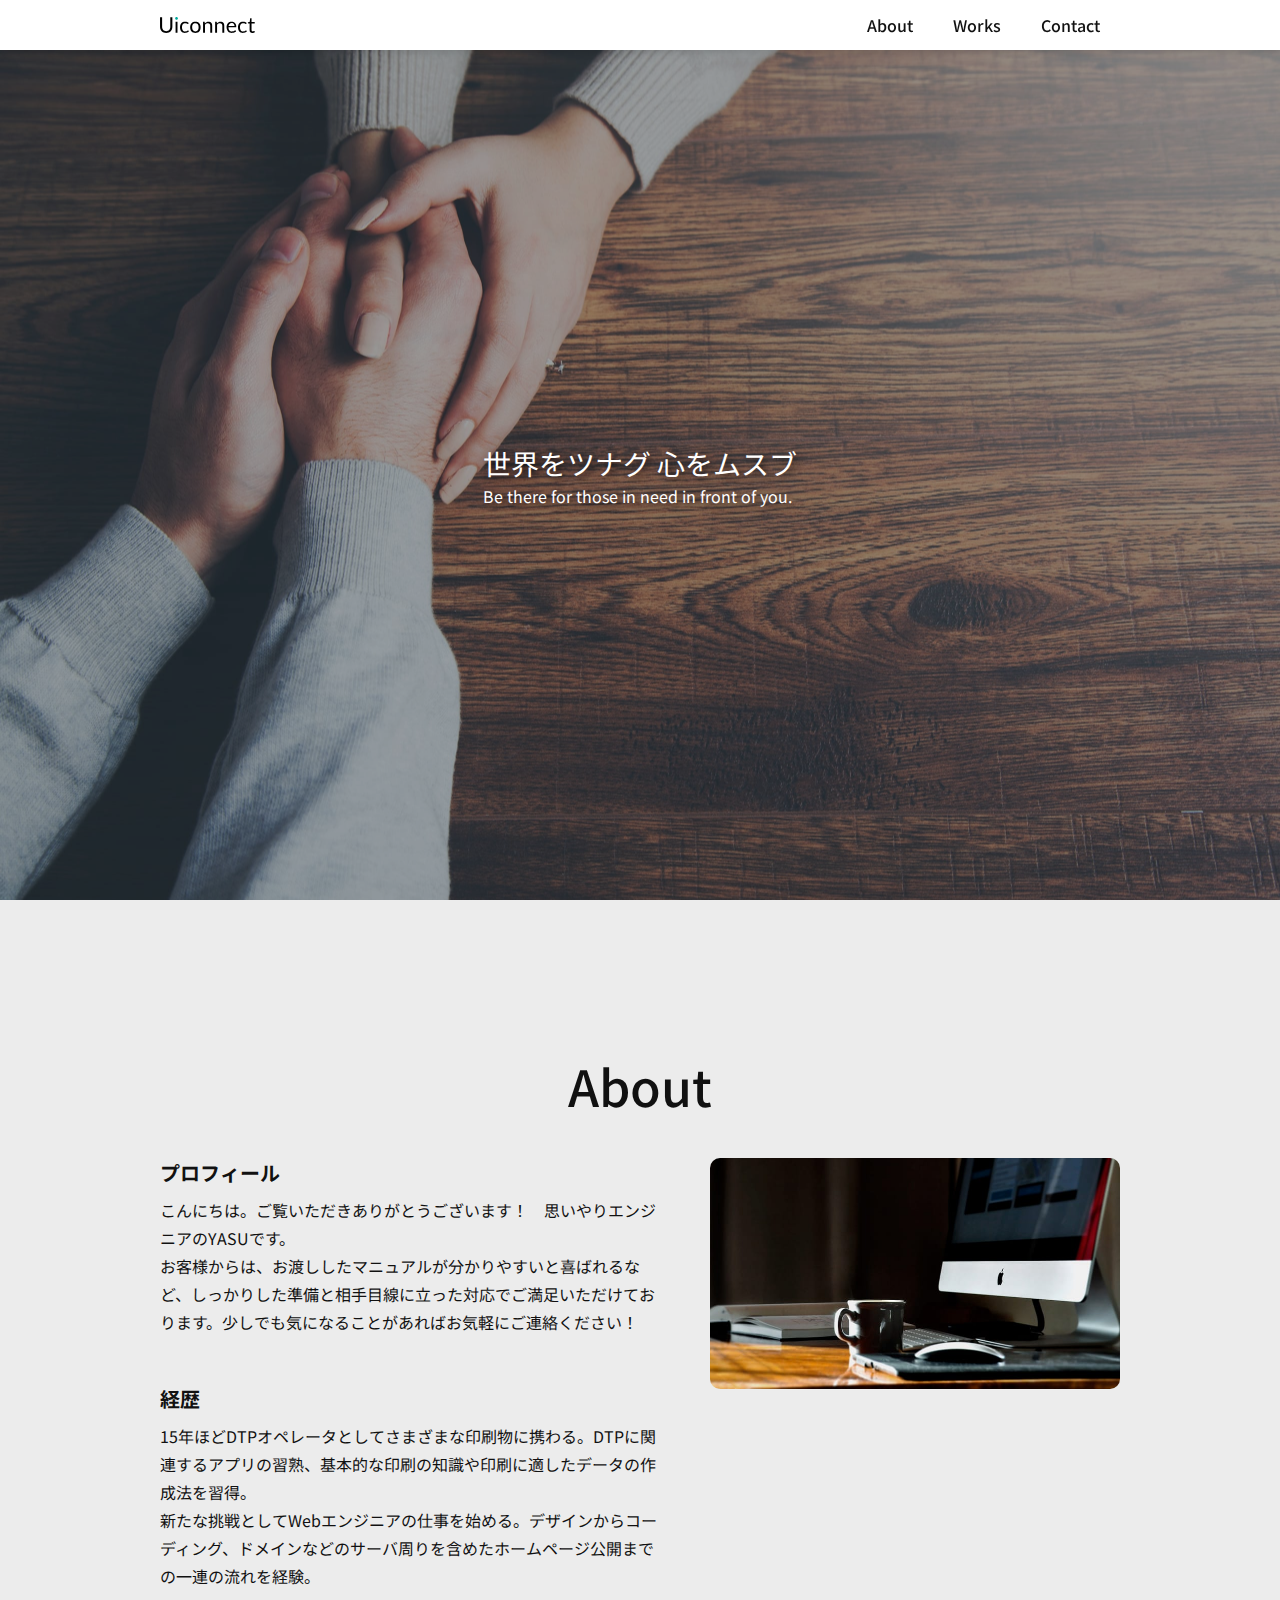
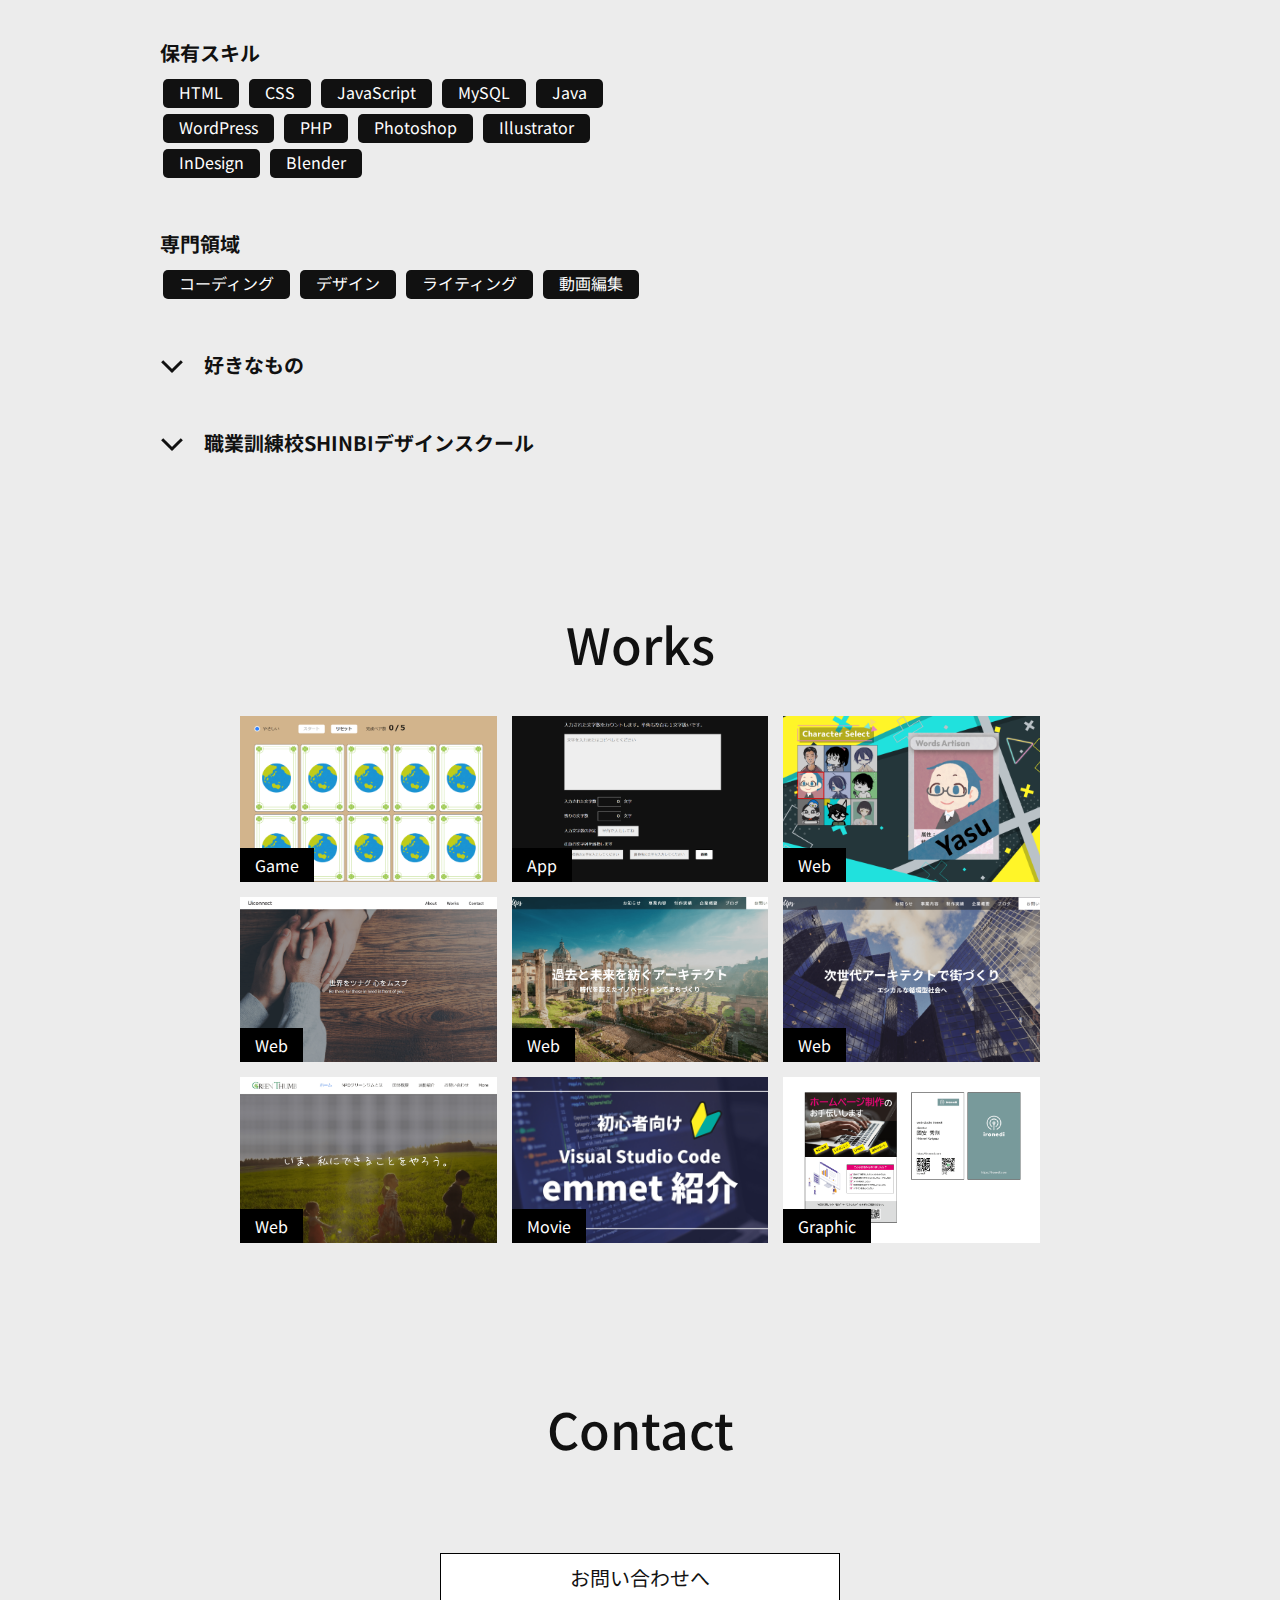
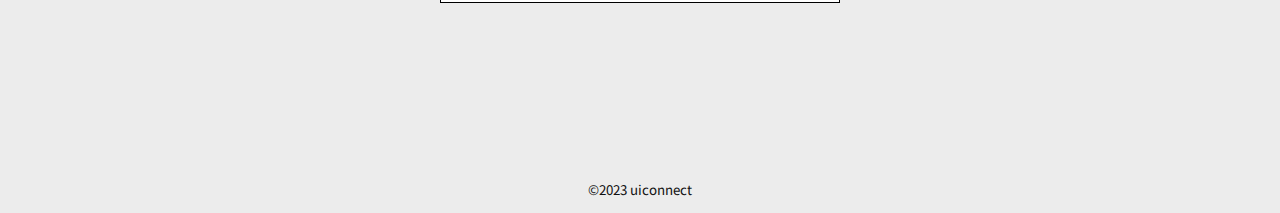
<file: index.html>
<!DOCTYPE html>
<html lang="ja">

<head>
  <meta charset="UTF-8">
  <meta name="viewport" content="width=device-width,initial-scale=1.0">
  <meta name="format-detection" content="telephone=no">
  <!-- meta情報 -->
  <title>uiconnect</title>
  <meta name="description" content="ポートフォリオサイトです">
  <!-- インデックスしない -->
  <meta name="robots" content="noindex">
  <!-- ogp -->
  <meta property="og:title" content="">
  <meta property="og:type" content="">
  <meta property="og:url" content="">
  <meta property="og:image" content="">
  <meta property="og:site_name" content="">
  <meta property="og:description" content="">
  <!-- ファビコン -->
  <link rel="icon" href="./images/common/favicon.svg" type="svg+xml">
  <!-- css -->
  <link rel="stylesheet" href="./css/styles.css">
  <!-- JavaScript -->
  <script src="https://code.jquery.com/jquery-3.6.0.js"></script>
  <script defer src="./js/script.js"></script>
  <!-- グーグルフォント -->
  <link rel="preconnect" href="https://fonts.googleapis.com">
  <link rel="preconnect" href="https://fonts.gstatic.com" crossorigin>
  <link href="https://fonts.googleapis.com/css2?family=Noto+Sans+JP:wght@400;500;700&display=swap" rel="stylesheet">
</head>

<body>
  <header class="header">
    <div class="header__inner inner">
      <h1 class="header__logo logo">
        <a href="#" class="logo__link">
          <img src="./images/common/uiconnect-logo.svg" alt="UIconnect">
        </a>
      </h1>

      <!-- ハンバーガーアイコン -->
      <button class="header__drawer hamburger js-hamburger only-mobile">
        <span></span>
        <span></span>
        <span></span>
      </button>

      <!-- スマホメニュー -->
      <nav class="header__sp-nav sp-nav js-drawer-menu only-mobile">
        <ul class="sp-nav__items">
          <li class="sp-nav__item"><a href="#about">about</a></li>
          <li class="sp-nav__item"><a href="#works">works</a></li>
          <li class="sp-nav__item"><a href="./contact.html">contact</a></li>
        </ul>
      </nav>

      <!-- PCメニュー -->
      <nav class="header__pc-nav pc-nav only-desktop">
        <ul class="pc-nav__items">
          <li class="pc-nav__item"><a href="#about">about</a></li>
          <li class="pc-nav__item"><a href="#works">works</a></li>
          <li class="pc-nav__item pc-nav__item--contact"><a href="./contact.html">contact</a></li>
        </ul>
      </nav>
    </div>
  </header>

  <div class="first-view">
    <picture class="first-view__image">
      <source media="(max-width: 767px)" srcset="./images/common/sp-first.jpg">
      <img src="./images/common/pc-first.jpg" alt="#">
    </picture>
    <div class="first-view__body">
      <p class="first-view__title">
        世界をツナグ 心をムスブ
      </p>
      <p class="first-view__sub-title">
        Be there for those in need in front of you.
      </p>
    </div>
  </div>
  <!-- first-view -->

  <main>
    <section class="about" id="about">
      <div class="about__inner inner">
        <h2 class="about__header section-header">
          about
        </h2>
        <div class="about__items">
          <div class="about__body">
            <div class="about__contents">
              <div class="about__content profile">
                <p class="about__heading">
                  プロフィール
                </p>
                <p class="about__text">
                  こんにちは。ご覧いただきありがとうございます！　思いやりエンジニアのYASUです。<br>お客様からは、お渡ししたマニュアルが分かりやすいと喜ばれるなど、しっかりした準備と相手目線に立った対応でご満足いただけております。少しでも気になることがあればお気軽にご連絡ください！
                </p>
              </div>
              <div class="about__content career">
                <p class="about__heading">
                  経歴
                </p>
                <p class="about__text">
                  15年ほどDTPオペレータとしてさまざまな印刷物に携わる。DTPに関連するアプリの習熟、基本的な印刷の知識や印刷に適したデータの作成法を習得。<br>新たな挑戦としてWebエンジニアの仕事を始める。デザインからコーディング、ドメインなどのサーバ周りを含めたホームページ公開までの一連の流れを経験。
                </p>
              </div>
              <div class="about__content skils">
                <p class="about__heading">
                  保有スキル
                </p>
                <ul class="label about__text">
                  <li class="label-item">HTML</li>
                  <li class="label-item">CSS</li>
                  <li class="label-item">JavaScript</li>
                  <li class="label-item">MySQL</li>
                  <li class="label-item">Java</li>
                  <li class="label-item">WordPress</li>
                  <li class="label-item">PHP</li>
                  <li class="label-item">Photoshop</li>
                  <li class="label-item">Illustrator</li>
                  <li class="label-item">InDesign</li>
                  <li class="label-item">Blender</li>
                </ul>
              </div>
              <!-- skils -->

              <div class="about__content expert">
                <p class="about__heading">
                  専門領域
                </p>
                <ul class="label about__text">
                  <li class="label-item">コーディング</li>
                  <li class="label-item">デザイン</li>
                  <li class="label-item">ライティング</li>
                  <li class="label-item">動画編集</li>
                </ul>
              </div>
              <!-- expert -->

              <div class="about__content likes">
                <details class="js-details">
                  <summary class="about__heading js-summary">
                    <span class="summary_inner">
                      <span class="icon"></span>
                      好きなもの
                    </span>
                  </summary>
                  <div class="content js-content">
                    <div class="content_inner">
                      <ul class="label about__text">
                        <li class="label-item">プロレス</li>
                        <li class="label-item">ラジオ</li>
                        <li class="label-item">将棋</li>
                        <li class="label-item">自転車</li>
                        <li class="label-item">散歩</li>
                        <li class="label-item">電車</li>
                        <li class="label-item">フットサル</li>
                      </ul>

                    </div>
                  </div>
                </details>
              </div>
              <!-- likes -->

              <div class="about__content school">
                <details class="js-details">
                  <summary class="about__heading js-summary">
                    <span class="summary_inner">
                      <span class="icon"></span>
                      職業訓練校SHINBIデザインスクール
                    </span>
                  </summary>
                  <div class="content js-content">
                    <div class="content_inner">
                      <p class="about__text">
                        2023年1月より職業訓練校でJavaを学ぶ。<br>
                        スキルの向上に加え、目の前が開けてくる言葉との出会いがあり、自分が変化するきっかけを得ることができました。<br>通っている職業訓練校の感想ブログを書いています。どんなことをやっているのか、それによってどうなっていくのか、今後入校を考えている人がイメージしやすいように構成を考えています。<br>よろしければ下のリンクからご覧ください。
                      </p>
                      <div class="card blog">
                        <a href="https://design-shinbi.com/category/ds_studentblog/" target="_blank">
                          <div>
                            <img src="./images/thumbnail/shinbi.png" alt="#">
                          </div>
                        </a>
                      </div>

                    </div>
                  </div>
                </details>
              </div>
              <!-- school -->
            </div>
            <!-- about__contents -->
          </div>
          <!-- about__body -->
          <div class="about__image">
            <img src="./images/common/about.jpg" alt="#">
          </div>
        </div>
      </div>
    </section>
    <!-- about-section -->

    <section class="works" id="works">
      <div class="works__inner inner">
        <h2 class="works__header section-header">
          works
        </h2>
        <div class="works__items cards">
          <div class="works__item card game">
            <a href="./works-detail_1.html" class="works__link">
              <div class="works__image">
                <img src="./images/thumbnail/national-flag.png" alt="国旗神経衰弱ゲーム">
              </div>
            </a>
          </div>
          <div class="works__item card app">
            <a href="./works-detail_2.html" class="works__link">
              <div class="works__image">
                <img src="./images/thumbnail/character-count.png" alt="文字数カウントアプリ">
              </div>
            </a>
          </div>
          <div class="works__item card web">
            <a href="./works-detail_3.html" class="works__link">
              <div class="works__image">
                <img src="./images/thumbnail/programming5.png" alt="シンビ作品紹介サイト">
              </div>
            </a>
          </div>
          <div class="works__item card web">
            <a href="./works-detail_4.html" class="works__link">
              <div class="works__image">
                <img src="./images/thumbnail/portfolio.png" alt="ポートフォリオサイト">
              </div>
            </a>
          </div>
          <div class="works__item card web">
            <a href="./works-detail_5.html" class="works__link">
              <div class="works__image">
                <img src="./images/thumbnail/codeups1.png" alt="コーポレートサイト1">
              </div>
            </a>
          </div>
          <div class="works__item card web">
            <a href="./works-detail_6.html" class="works__link">
              <div class="works__image">
                <img src="./images/thumbnail/codeups2.png" alt="コーポレートサイト2">
              </div>
            </a>
          </div>
          <div class="works__item card web">
            <a href="./works-detail_7.html" class="works__link">
              <div class="works__image">
                <img src="./images/thumbnail/greenthumb.png" alt="認定NPO法人グリーンサム">
              </div>
            </a>
          </div>
          <div class="works__item card movie">
            <a href="./works-detail_8.html" class="works__link">
              <div class="works__image">
                <img src="./images/thumbnail/emmet.png" alt="emmet紹介映像">
              </div>
            </a>
          </div>
          <div class="works__item card graphic">
            <a href="./works-detail_9.html" class="works__link">
              <div class="works__image">
                <img src="./images/thumbnail/graphic.png" alt="名刺とチラシ">
              </div>
            </a>
          </div>
        </div>
      </div>
    </section>
    <!-- works-section -->

    <section class="contact" id="contact">
      <div class="contact__inner inner">
        <h2 class="contact__header section-header">
          contact
        </h2>
        <div class="contact__button">
          <a href="./contact.html" class="button"><span class="button__span">お問い合わせへ</span></a>
        </div>
      </div>
    </section>
    <!-- contact-section -->
  </main>

  <!-- 戻るボタン -->
  <a class="to-top" href="#">
    <div class="to-top__arrow"></div>
  </a>

  <!-- フッター -->
  <footer class="footer">
    <div class="footer__inner inner">
      <p><small>&copy;2023 uiconnect</small></p>
    </div>
  </footer>
</body>

</html>
</file>
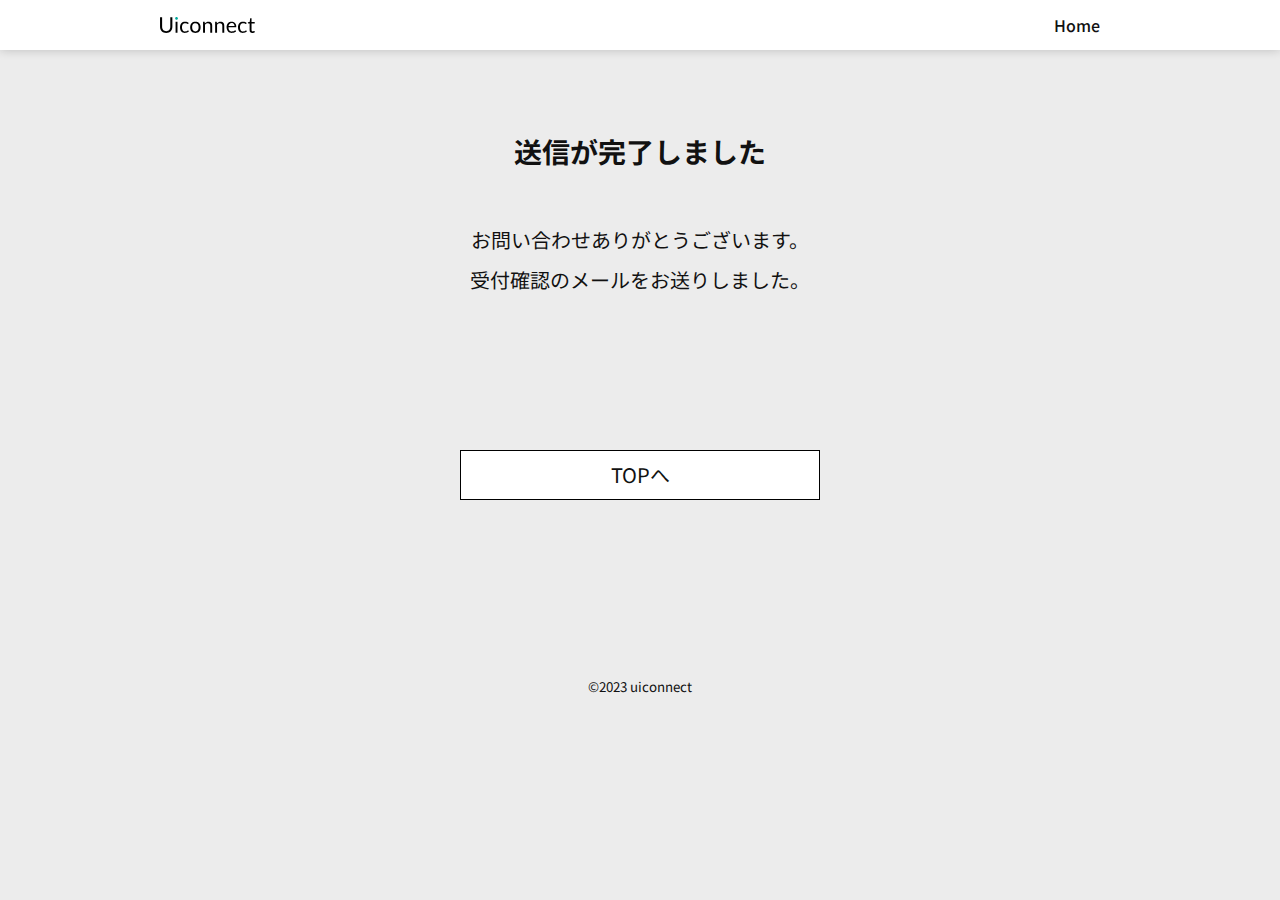
<file: contact-thanks.html>
<!DOCTYPE html>
<html lang="ja">

<head>
  <meta charset="UTF-8">
  <meta name="viewport" content="width=device-width,initial-scale=1.0">
  <meta name="format-detection" content="telephone=no">
  <!-- meta情報 -->
  <title>uiconnect 送信完了</title>
  <meta name="description" content="uiconnectの送信完了ページ">
  <!-- インデックスしない -->
  <meta name="robots" content="noindex">
  <!-- ogp -->
  <meta property="og:title" content="">
  <meta property="og:type" content="">
  <meta property="og:url" content="">
  <meta property="og:image" content="">
  <meta property="og:site_name" content="">
  <meta property="og:description" content="">
  <!-- ファビコン -->
  <link rel="icon" href="./images/common/favicon.svg" type="svg+xml">
  <!-- css -->
  <link rel="stylesheet" href="./css/styles.css">
  <!-- JavaScript -->
  <script src="https://code.jquery.com/jquery-3.6.0.js"></script>
  <script defer src="./js/script.js"></script>
  <!-- グーグルフォント -->
  <link rel="preconnect" href="https://fonts.googleapis.com">
  <link rel="preconnect" href="https://fonts.gstatic.com" crossorigin>
  <link href="https://fonts.googleapis.com/css2?family=Noto+Sans+JP:wght@400;500;700&display=swap" rel="stylesheet">
</head>

<body>
  <header class="header">
    <div class="header__inner inner">
      <div class="header__logo logo">
        <a href="./index.html" class="logo__link">
          <img src="./images/common/uiconnect-logo.svg" alt="UIconnect">
        </a>
      </div>

      <!-- ハンバーガーアイコン -->
      <button class="header__drawer hamburger js-hamburger only-mobile">
        <span></span>
        <span></span>
        <span></span>
      </button>

      <!-- スマホメニュー -->
      <nav class="header__sp-nav sp-nav js-drawer-menu only-mobile">
        <ul class="sp-nav__items">
          <li class="sp-nav__item"><a href="./index.html">Home</a></li>
        </ul>
      </nav>

      <!-- PCメニュー -->
      <nav class="header__pc-nav pc-nav only-desktop">
        <ul class="pc-nav__items">
          <li class="pc-nav__item"><a href="./index.html">Home</a></li>
        </ul>
      </nav>
    </div>
  </header>

  <main>
    <div class="page-thanks">
      <div class="page-thanks__inner inner">
        <h1 class="contact__header">
          送信が完了しました
        </h1>
        <p class="page-thanks__text">
          お問い合わせ<br class="only-mobile">ありがとうございます。<br>
          受付確認の<br class="only-mobile">メールをお送りしました。
        </p>
        <div class="page-thanks__button">
          <a href="./index.html" class="button"><span class="button__span">TOPへ</span></a>
        </div>
      </div>
      <!-- page-thanks__inner -->
    </div>
    <!-- /.page-thanks -->
  </main>
  <!-- 戻るボタン -->
  <a class="to-top" href="#">
    <div class="to-top__arrow"></div>
  </a>

  <!-- フッター -->
  <footer class="footer">
    <div class="footer__inner inner">
      <p><small>&copy;2023 uiconnect</small></p>
    </div>
  </footer>
</body>

</html>
</file>
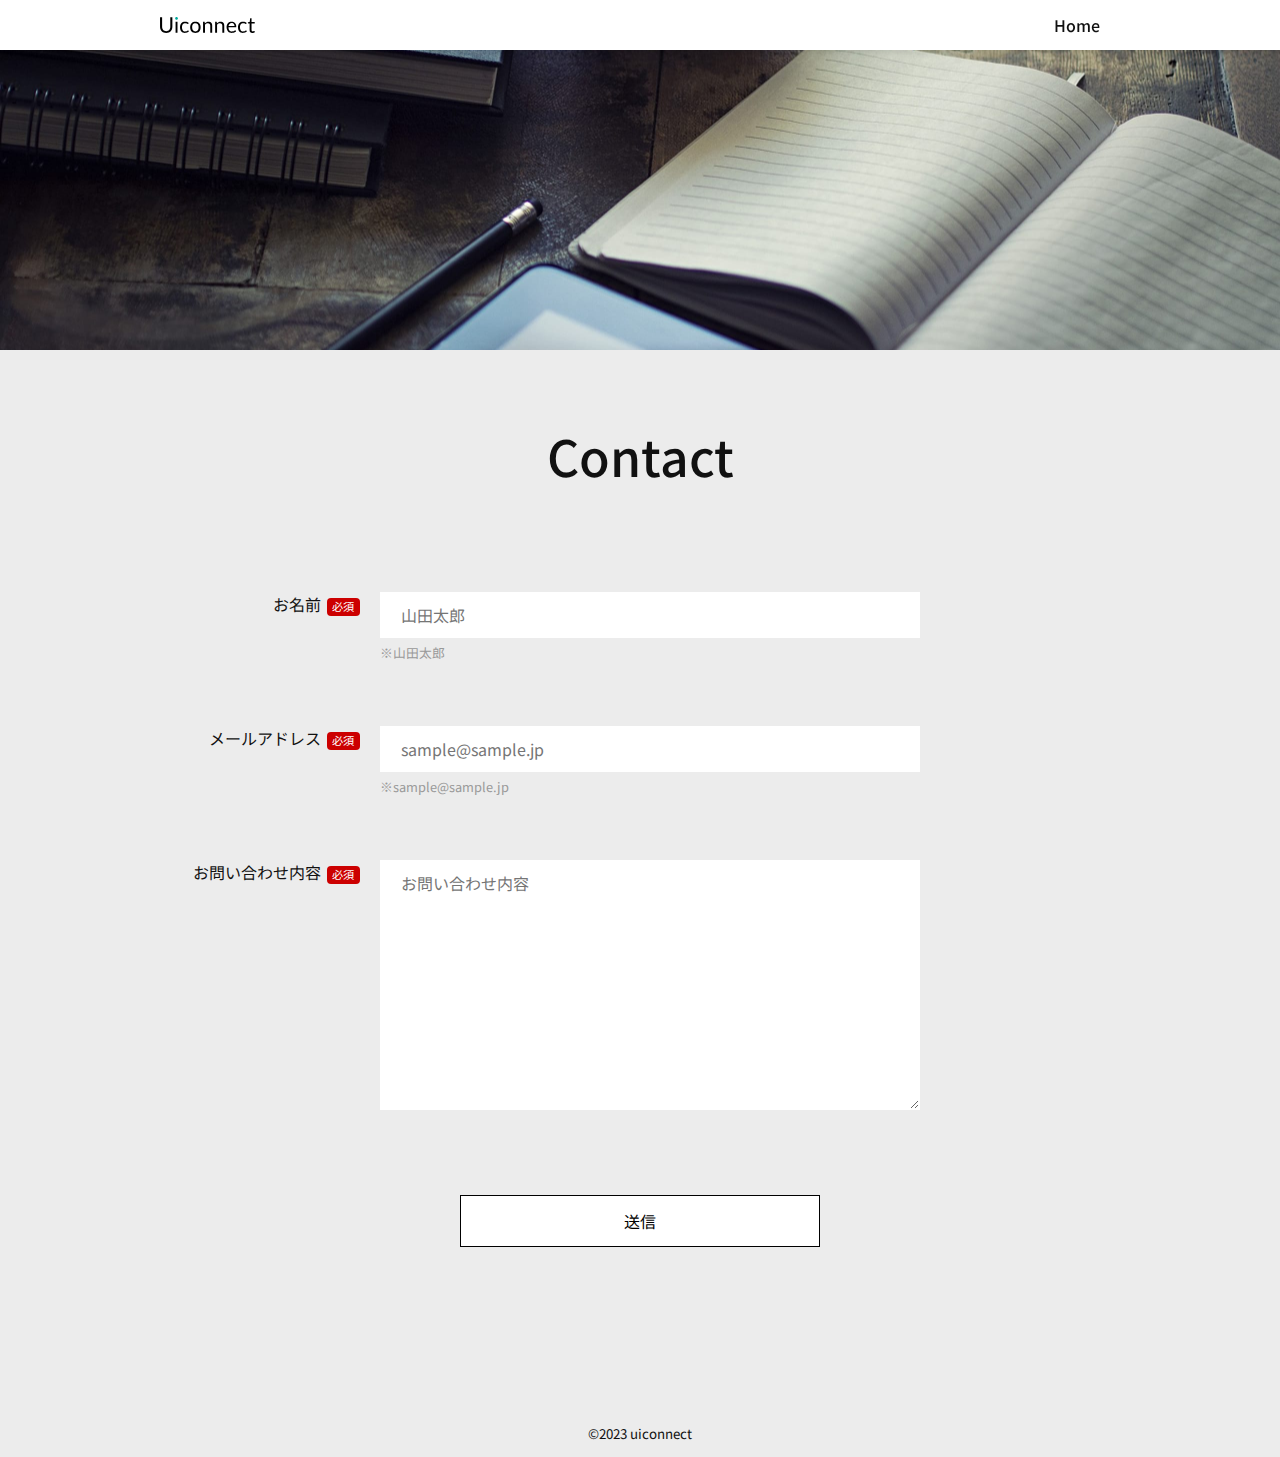
<file: contact.html>
<!DOCTYPE html>
<html lang="ja">

<head>
  <meta charset="UTF-8">
  <meta name="viewport" content="width=device-width,initial-scale=1.0">
  <meta name="format-detection" content="telephone=no">
  <!-- meta情報 -->
  <title>uiconnect コンタクトフォーム</title>
  <meta name="description" content="uiconnectのコンタクトフォーム">
  <!-- インデックスしない -->
  <meta name="robots" content="noindex">
  <!-- ogp -->
  <meta property="og:title" content="">
  <meta property="og:type" content="">
  <meta property="og:url" content="">
  <meta property="og:image" content="">
  <meta property="og:site_name" content="">
  <meta property="og:description" content="">
  <!-- ファビコン -->
  <link rel="icon" href="./images/common/favicon.svg" type="svg+xml">
  <!-- css -->
  <link rel="stylesheet" href="./css/styles.css">
  <!-- JavaScript -->
  <script src="https://code.jquery.com/jquery-3.6.0.js"></script>
  <script defer src="./js/script.js"></script>
  <!-- グーグルフォント -->
  <link rel="preconnect" href="https://fonts.googleapis.com">
  <link rel="preconnect" href="https://fonts.gstatic.com" crossorigin>
  <link href="https://fonts.googleapis.com/css2?family=Noto+Sans+JP:wght@400;500;700&display=swap" rel="stylesheet">
</head>

<body>
  <header class="header">
    <div class="header__inner inner">
      <div class="header__logo logo">
        <a href="./index.html" class="logo__link">
          <img src="./images/common/uiconnect-logo.svg" alt="UIconnect">
        </a>
      </div>

      <!-- ハンバーガーアイコン -->
      <button class="header__drawer hamburger js-hamburger only-mobile">
        <span></span>
        <span></span>
        <span></span>
      </button>

      <!-- スマホメニュー -->
      <nav class="header__sp-nav sp-nav js-drawer-menu only-mobile">
        <ul class="sp-nav__items">
          <li class="sp-nav__item"><a href="./index.html">Home</a></li>
        </ul>
      </nav>

      <!-- PCメニュー -->
      <nav class="header__pc-nav pc-nav only-desktop">
        <ul class="pc-nav__items">
          <li class="pc-nav__item"><a href="./index.html">Home</a></li>
        </ul>
      </nav>
    </div>
  </header>

  <main>
    <div class="page-contact">
      <picture class="page-contact__image">
        <source media="(max-width: 767px)" srcset="./images/common/sp-contact.jpg">
        <img src="./images/common/pc-contact.jpg" alt="#">
      </picture>
      <div class="page-contact__inner inner">
        <h1 class="contact__header section-header">
          contact
        </h1>
        <form action="mail.php" method="POST" id="form">
          <div class="form">
            <p class="form__error js-alert-top">※必要事項を入力してください</p>
            <!-- 名前 -->
            <div class="form__item">
              <label for="your-name" class="form__title">お名前<strong class="label-required">必須</strong></label>
              <div class="form__body">
                <div class="inputField">
                  <input type="text" name="your-name" id="your-name" placeholder="山田太郎" required class="error-bg"
                    autocomplete="name">
                </div>
                <small class="inputNote">※山田太郎</small>
                <p class="error-name js-alert">※お名前を入力して下さい</p>
              </div>
            </div>

            <!-- メールアドレス -->
            <div class="form__item">
              <label for="email" class="form__title">メールアドレス<strong class="label-required">必須</strong></label>
              <div class="form__body">
                <div class="inputField">
                  <input type="email" name="email" id="email" placeholder="sample@sample.jp" required
                    autocomplete="email">
                </div>
                <small class="inputNote">※sample@sample.jp</small>
                <p class="error-mail js-alert">※メールアドレスを入力して下さい</p>
              </div>
            </div>

            <!-- 問い合わせ内容 -->
            <div class="form__item">
              <label for="message" class="form__title">お問い合わせ内容<strong class="label-required">必須</strong></label>
              <div class="form__body">
                <div class="inputField">
                  <textarea type="text" name="message" id="message" placeholder="お問い合わせ内容" required></textarea>
                  <p class="error-contents js-alert">※お問い合わせ内容を入力して下さい</p>
                </div>
              </div>
            </div>

            <!-- 送信ボタン -->
            <div class="page-contact__submit">
              <button class="submit-button js-submit">送信</button>
            </div>

          </div>
        </form>

      </div>
      <!-- page-contact__inner -->
    </div>
    <!-- /.page-contact -->
  </main>
  <!-- 戻るボタン -->
  <a class="to-top" href="#">
    <div class="to-top__arrow"></div>
  </a>

  <!-- フッター -->
  <footer class="footer">
    <div class="footer__inner inner">
      <p><small>&copy;2023 uiconnect</small></p>
    </div>
  </footer>

</body>

</html>
</file>
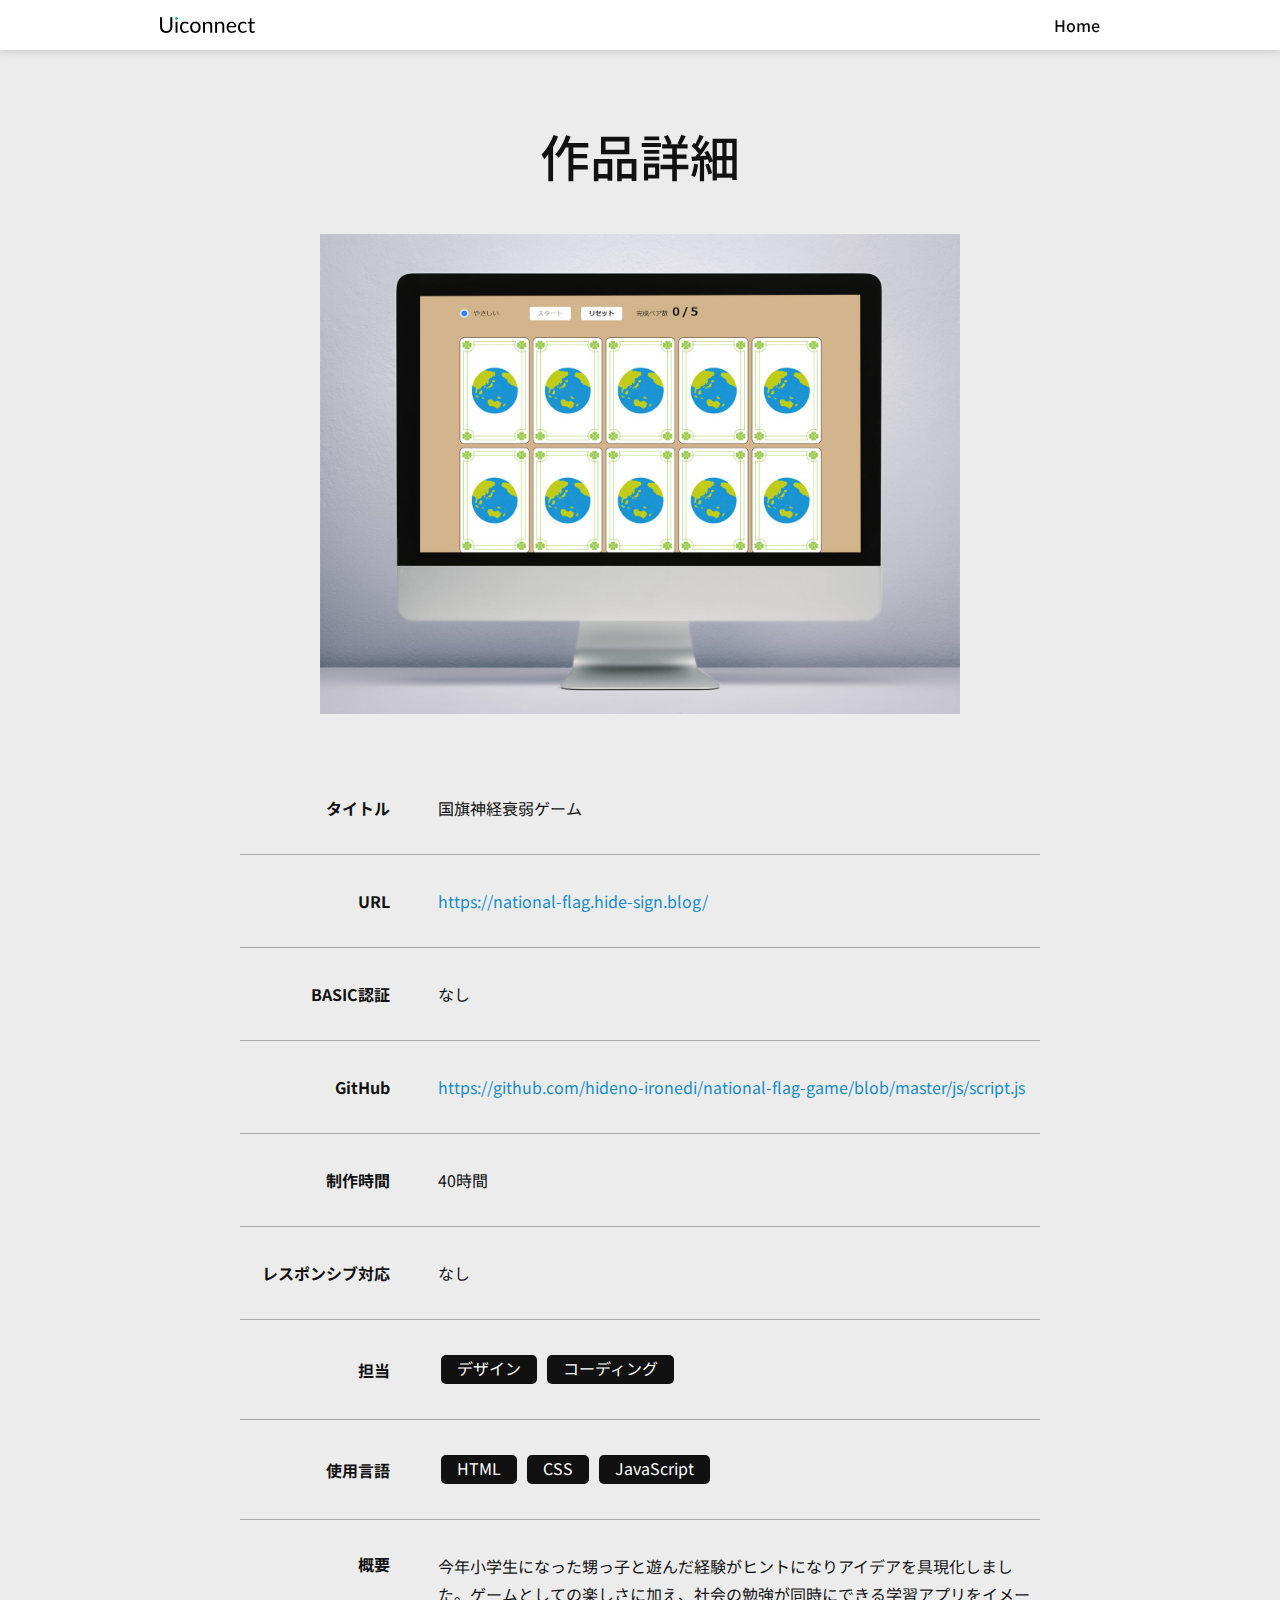
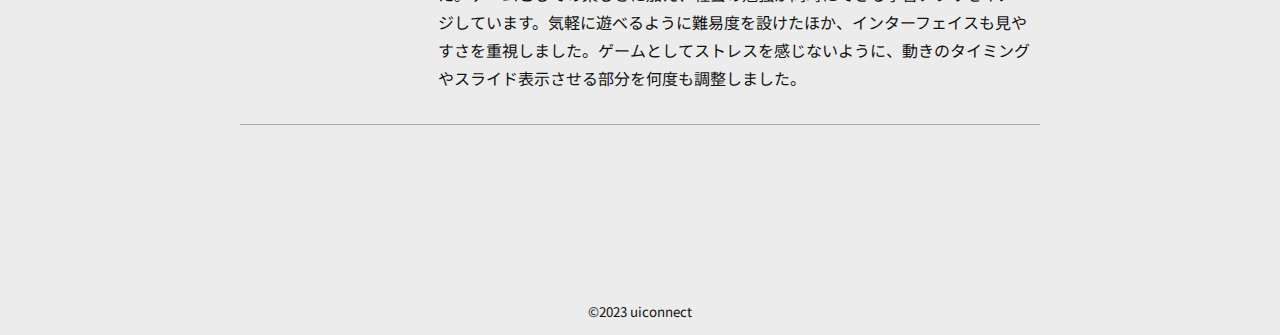
<file: works-detail_1.html>
<!DOCTYPE html>
<html lang="ja">

<head>
  <meta charset="UTF-8">
  <meta name="viewport" content="width=device-width,initial-scale=1.0">
  <meta name="format-detection" content="telephone=no">
  <!-- meta情報 -->
  <title>uiconnect 国旗神経衰弱ゲーム詳細</title>
  <meta name="description" content="国旗神経衰弱ゲームの作品詳細">
  <!-- インデックスしない -->
  <meta name="robots" content="noindex">
  <!-- ogp -->
  <meta property="og:title" content="">
  <meta property="og:type" content="">
  <meta property="og:url" content="">
  <meta property="og:image" content="">
  <meta property="og:site_name" content="">
  <meta property="og:description" content="">
  <!-- ファビコン -->
  <link rel="icon" href="./images/common/favicon.svg" type="svg+xml">
  <!-- css -->
  <link rel="stylesheet" href="./css/styles.css">
  <!-- JavaScript -->
  <script src="https://code.jquery.com/jquery-3.6.0.js"></script>
  <script defer src="./js/script.js"></script>
  <!-- グーグルフォント -->
  <link rel="preconnect" href="https://fonts.googleapis.com">
  <link rel="preconnect" href="https://fonts.gstatic.com" crossorigin>
  <link href="https://fonts.googleapis.com/css2?family=Noto+Sans+JP:wght@400;500;700&display=swap" rel="stylesheet">
</head>

<body>
  <header class="header">
    <div class="header__inner inner">
      <div class="header__logo logo">
        <a href="./index.html" class="logo__link">
          <img src="./images/common/uiconnect-logo.svg" alt="UIconnect">
        </a>
      </div>

      <!-- ハンバーガーアイコン -->
      <button class="header__drawer hamburger js-hamburger only-mobile">
        <span></span>
        <span></span>
        <span></span>
      </button>

      <!-- スマホメニュー -->
      <nav class="header__sp-nav sp-nav js-drawer-menu only-mobile">
        <ul class="sp-nav__items">
          <li class="sp-nav__item"><a href="./index.html">home</a></li>
        </ul>
      </nav>

      <!-- PCメニュー -->
      <nav class="header__pc-nav pc-nav only-desktop">
        <ul class="pc-nav__items">
          <li class="pc-nav__item"><a href="./index.html">home</a></li>
        </ul>
      </nav>
    </div>
  </header>

  <main>
    <article class="works-detail">
      <div class="works-detail__inner inner">
        <h1 class="works-detail__header section-header">
          作品詳細
        </h1>
        <div class="works-detail__image">
          <img src="./images/mockup/national-flag.jpg" alt="国旗神経衰弱ゲーム">
        </div>
        <dl class="works-detail__items">
          <div class="works-detail__item">
            <dt class="works-detail__dt">タイトル</dt>
            <dd class="works-detail__dd">
              国旗神経衰弱ゲーム
            </dd>
          </div>
          <div class="works-detail__item">
            <dt class="works-detail__dt">URL</dt>
            <dd class="works-detail__dd works-detail__dd--url">
              <a href="https://national-flag.hide-sign.blog/" target="_blank">https://national-flag.hide-sign.blog/</a>
            </dd>
          </div>
          <div class="works-detail__item">
            <dt class="works-detail__dt">BASIC認証</dt>
            <dd class="works-detail__dd">なし</dd>
          </div>
          <div class="works-detail__item">
            <dt class="works-detail__dt">GitHub</dt>
            <dd class="works-detail__dd works-detail__dd--url">
              <a href="https://github.com/hideno-ironedi/national-flag-game/blob/master/js/script.js" target="_blank">https://github.com/hideno-ironedi/national-flag-game/blob/master/js/script.js</a>
            </dd>
          </div>
          <div class="works-detail__item">
            <dt class="works-detail__dt">制作時間</dt>
            <dd class="works-detail__dd">40時間</dd>
          </div>
          <div class="works-detail__item">
            <dt class="works-detail__dt">レスポンシブ対応</dt>
            <dd class="works-detail__dd">なし</dd>
          </div>
          <div class="works-detail__item">
            <dt class="works-detail__dt">担当</dt>
            <dd class="works-detail__dd">
              <ul>
                <li class="label-item">デザイン</li>
                <li class="label-item">コーディング</li>
              </ul>
            </dd>
          </div>
          <div class="works-detail__item">
            <dt class="works-detail__dt">使用言語</dt>
            <dd class="works-detail__dd">
              <ul>
                <li class="label-item">HTML</li>
                <li class="label-item">CSS</li>
                <li class="label-item">JavaScript</li>
              </ul>
            </dd>
          </div>
          <div class="works-detail__item works-detail__item--description">
            <dt class="works-detail__dt">概要</dt>
            <dd class="works-detail__dd">
              今年小学生になった甥っ子と遊んだ経験がヒントになりアイデアを具現化しました。ゲームとしての楽しさに加え、社会の勉強が同時にできる学習アプリをイメージしています。気軽に遊べるように難易度を設けたほか、インターフェイスも見やすさを重視しました。ゲームとしてストレスを感じないように、動きのタイミングやスライド表示させる部分を何度も調整しました。
            </dd>
          </div>




        </dl>

      </div>
      <!-- works-detail__inner -->
    </article>
    <!-- works-detail -->
  </main>
  <!-- 戻るボタン -->
  <a class="to-top" href="#">
    <div class="to-top__arrow"></div>
  </a>

  <!-- フッター -->
  <footer class="footer">
    <div class="footer__inner inner">
      <p><small>&copy;2023 uiconnect</small></p>
    </div>
  </footer>
</body>

</html>
</file>
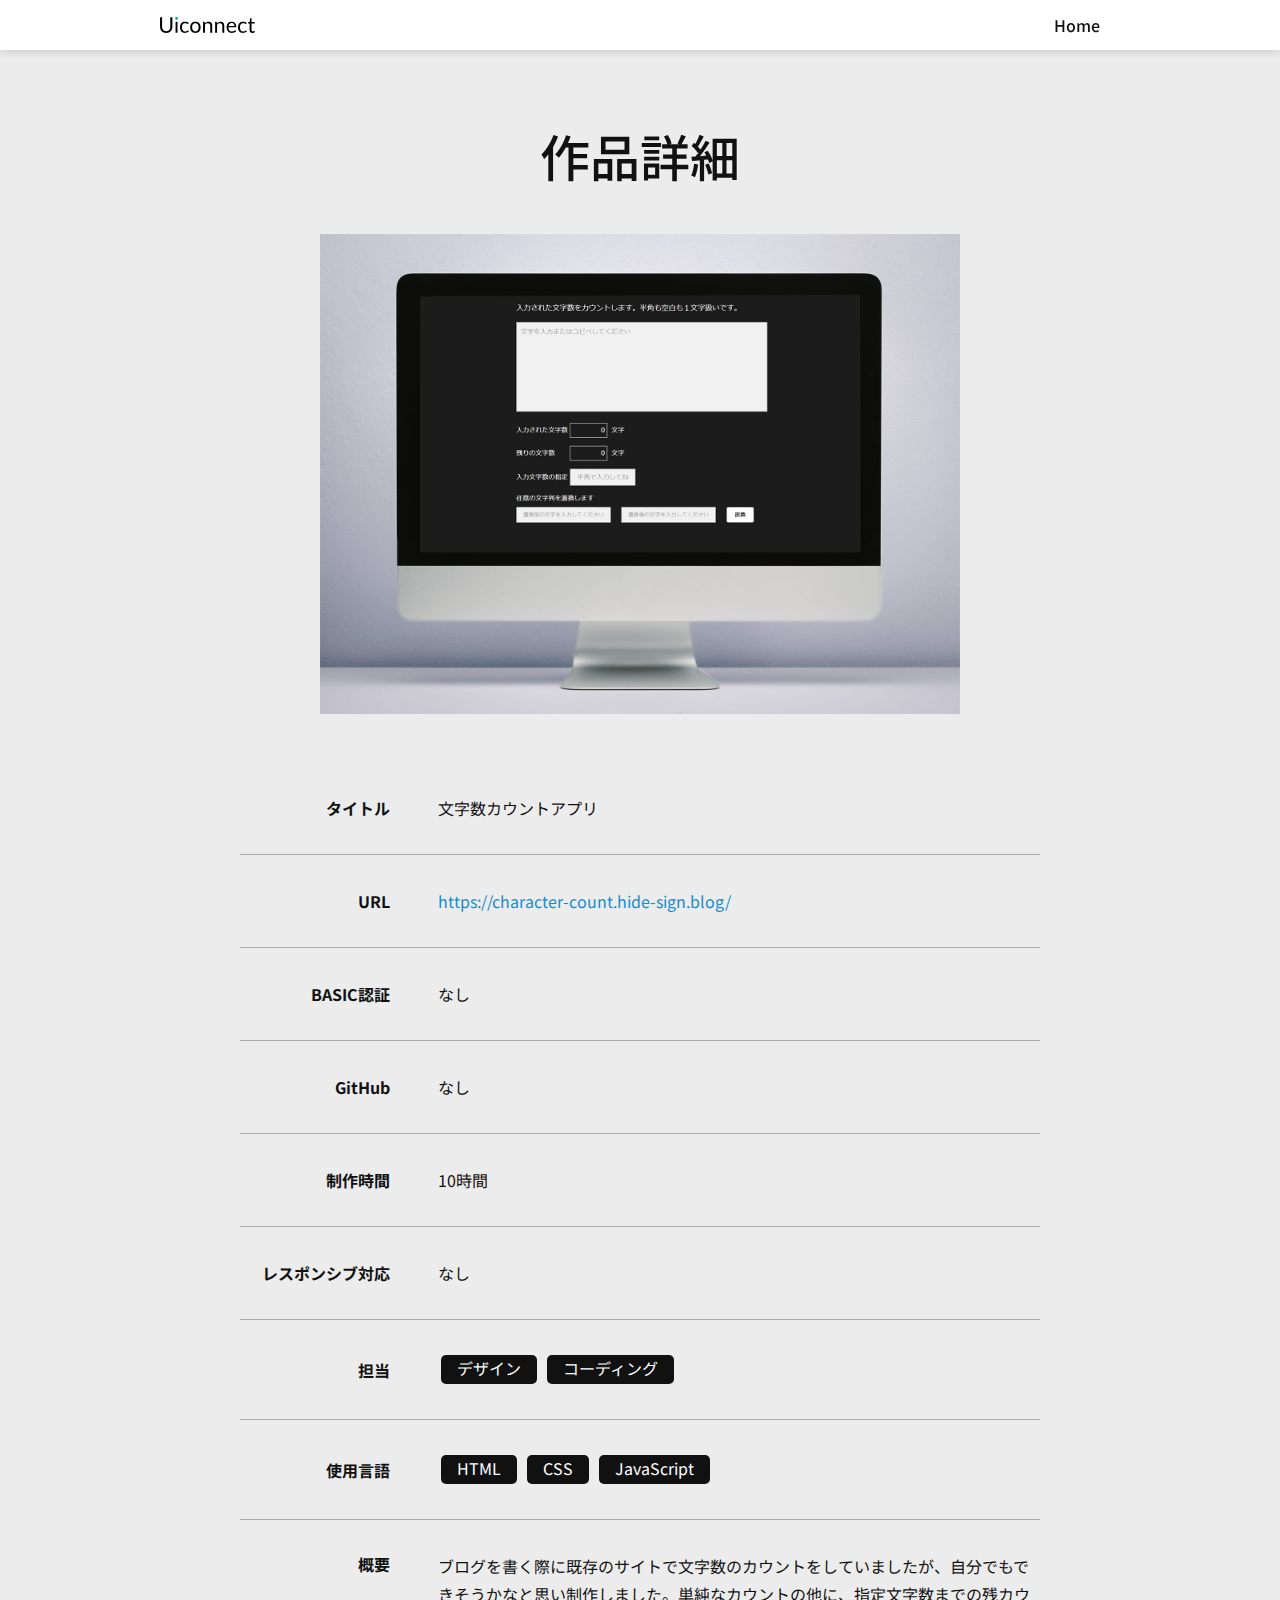
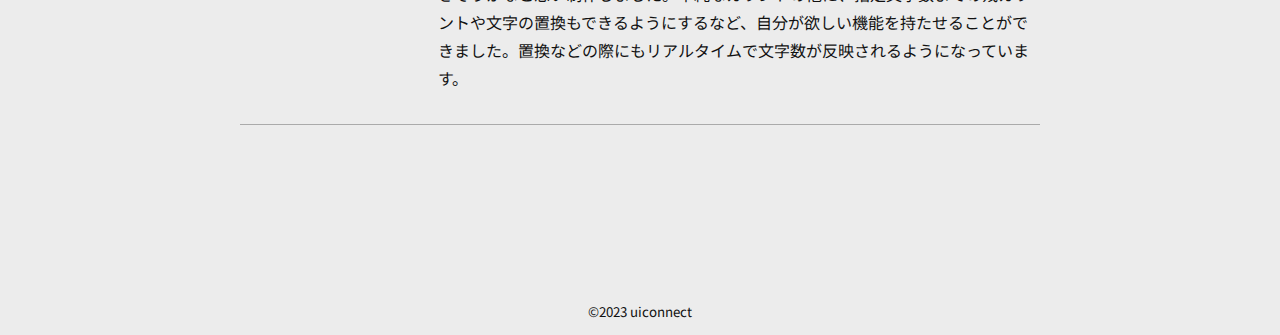
<file: works-detail_2.html>
<!DOCTYPE html>
<html lang="ja">

<head>
  <meta charset="UTF-8">
  <meta name="viewport" content="width=device-width,initial-scale=1.0">
  <meta name="format-detection" content="telephone=no">
  <!-- meta情報 -->
  <title>uiconnect 文字数カウントアプリ詳細</title>
  <meta name="description" content="文字数カウントアプリの作品詳細">
  <!-- インデックスしない -->
  <meta name="robots" content="noindex">
  <!-- ogp -->
  <meta property="og:title" content="">
  <meta property="og:type" content="">
  <meta property="og:url" content="">
  <meta property="og:image" content="">
  <meta property="og:site_name" content="">
  <meta property="og:description" content="">
  <!-- ファビコン -->
  <link rel="icon" href="./images/common/favicon.svg" type="svg+xml">
  <!-- css -->
  <link rel="stylesheet" href="./css/styles.css">
  <!-- JavaScript -->
  <script src="https://code.jquery.com/jquery-3.6.0.js"></script>
  <script defer src="./js/script.js"></script>
  <!-- グーグルフォント -->
  <link rel="preconnect" href="https://fonts.googleapis.com">
  <link rel="preconnect" href="https://fonts.gstatic.com" crossorigin>
  <link href="https://fonts.googleapis.com/css2?family=Noto+Sans+JP:wght@400;500;700&display=swap" rel="stylesheet">
</head>

<body>
  <header class="header">
    <div class="header__inner inner">
      <div class="header__logo logo">
        <a href="./index.html" class="logo__link">
          <img src="./images/common/uiconnect-logo.svg" alt="UIconnect">
        </a>
      </div>

      <!-- ハンバーガーアイコン -->
      <button class="header__drawer hamburger js-hamburger only-mobile">
        <span></span>
        <span></span>
        <span></span>
      </button>

      <!-- スマホメニュー -->
      <nav class="header__sp-nav sp-nav js-drawer-menu only-mobile">
        <ul class="sp-nav__items">
          <li class="sp-nav__item"><a href="./index.html">home</a></li>
        </ul>
      </nav>

      <!-- PCメニュー -->
      <nav class="header__pc-nav pc-nav only-desktop">
        <ul class="pc-nav__items">
          <li class="pc-nav__item"><a href="./index.html">home</a></li>
        </ul>
      </nav>
    </div>
  </header>

  <main>
    <article class="works-detail">
      <div class="works-detail__inner inner">
        <h1 class="works-detail__header section-header">
          作品詳細
        </h1>
        <div class="works-detail__image">
          <img src="./images/mockup/character-count.jpg" alt="文字数カウントアプリ">
        </div>
        <dl class="works-detail__items">
          <div class="works-detail__item">
            <dt class="works-detail__dt">タイトル</dt>
            <dd class="works-detail__dd">
              文字数カウントアプリ
            </dd>
          </div>
          <div class="works-detail__item">
            <dt class="works-detail__dt">URL</dt>
            <dd class="works-detail__dd works-detail__dd--url">
              <a href="https://character-count.hide-sign.blog/" target="_blank">https://character-count.hide-sign.blog/</a>
            </dd>
          </div>
          <div class="works-detail__item">
            <dt class="works-detail__dt">BASIC認証</dt>
            <dd class="works-detail__dd">なし</dd>
          </div>
          <div class="works-detail__item">
            <dt class="works-detail__dt">GitHub</dt>
            <dd class="works-detail__dd">
              <a href="#" target="_blank">なし</a>
            </dd>
          </div>
          <div class="works-detail__item">
            <dt class="works-detail__dt">制作時間</dt>
            <dd class="works-detail__dd">10時間</dd>
          </div>
          <div class="works-detail__item">
            <dt class="works-detail__dt">レスポンシブ対応</dt>
            <dd class="works-detail__dd">なし</dd>
          </div>
          <div class="works-detail__item">
            <dt class="works-detail__dt">担当</dt>
            <dd class="works-detail__dd">
              <ul>
                <li class="label-item">デザイン</li>
                <li class="label-item">コーディング</li>
              </ul>
            </dd>
          </div>
          <div class="works-detail__item">
            <dt class="works-detail__dt">使用言語</dt>
            <dd class="works-detail__dd">
              <ul>
                <li class="label-item">HTML</li>
                <li class="label-item">CSS</li>
                <li class="label-item">JavaScript</li>
              </ul>
            </dd>
          </div>
          <div class="works-detail__item works-detail__item--description">
            <dt class="works-detail__dt">概要</dt>
            <dd class="works-detail__dd">
              ブログを書く際に既存のサイトで文字数のカウントをしていましたが、自分でもできそうかなと思い制作しました。単純なカウントの他に、指定文字数までの残カウントや文字の置換もできるようにするなど、自分が欲しい機能を持たせることができました。置換などの際にもリアルタイムで文字数が反映されるようになっています。
            </dd>
          </div>
        </dl>
      </div>
      <!-- works-detail__inner -->
    </article>
    <!-- works-detail -->
  </main>
  <!-- 戻るボタン -->
  <a class="to-top" href="#">
    <div class="to-top__arrow"></div>
  </a>

  <!-- フッター -->
  <footer class="footer">
    <div class="footer__inner inner">
      <p><small>&copy;2023 uiconnect</small></p>
    </div>
  </footer>
</body>

</html>
</file>
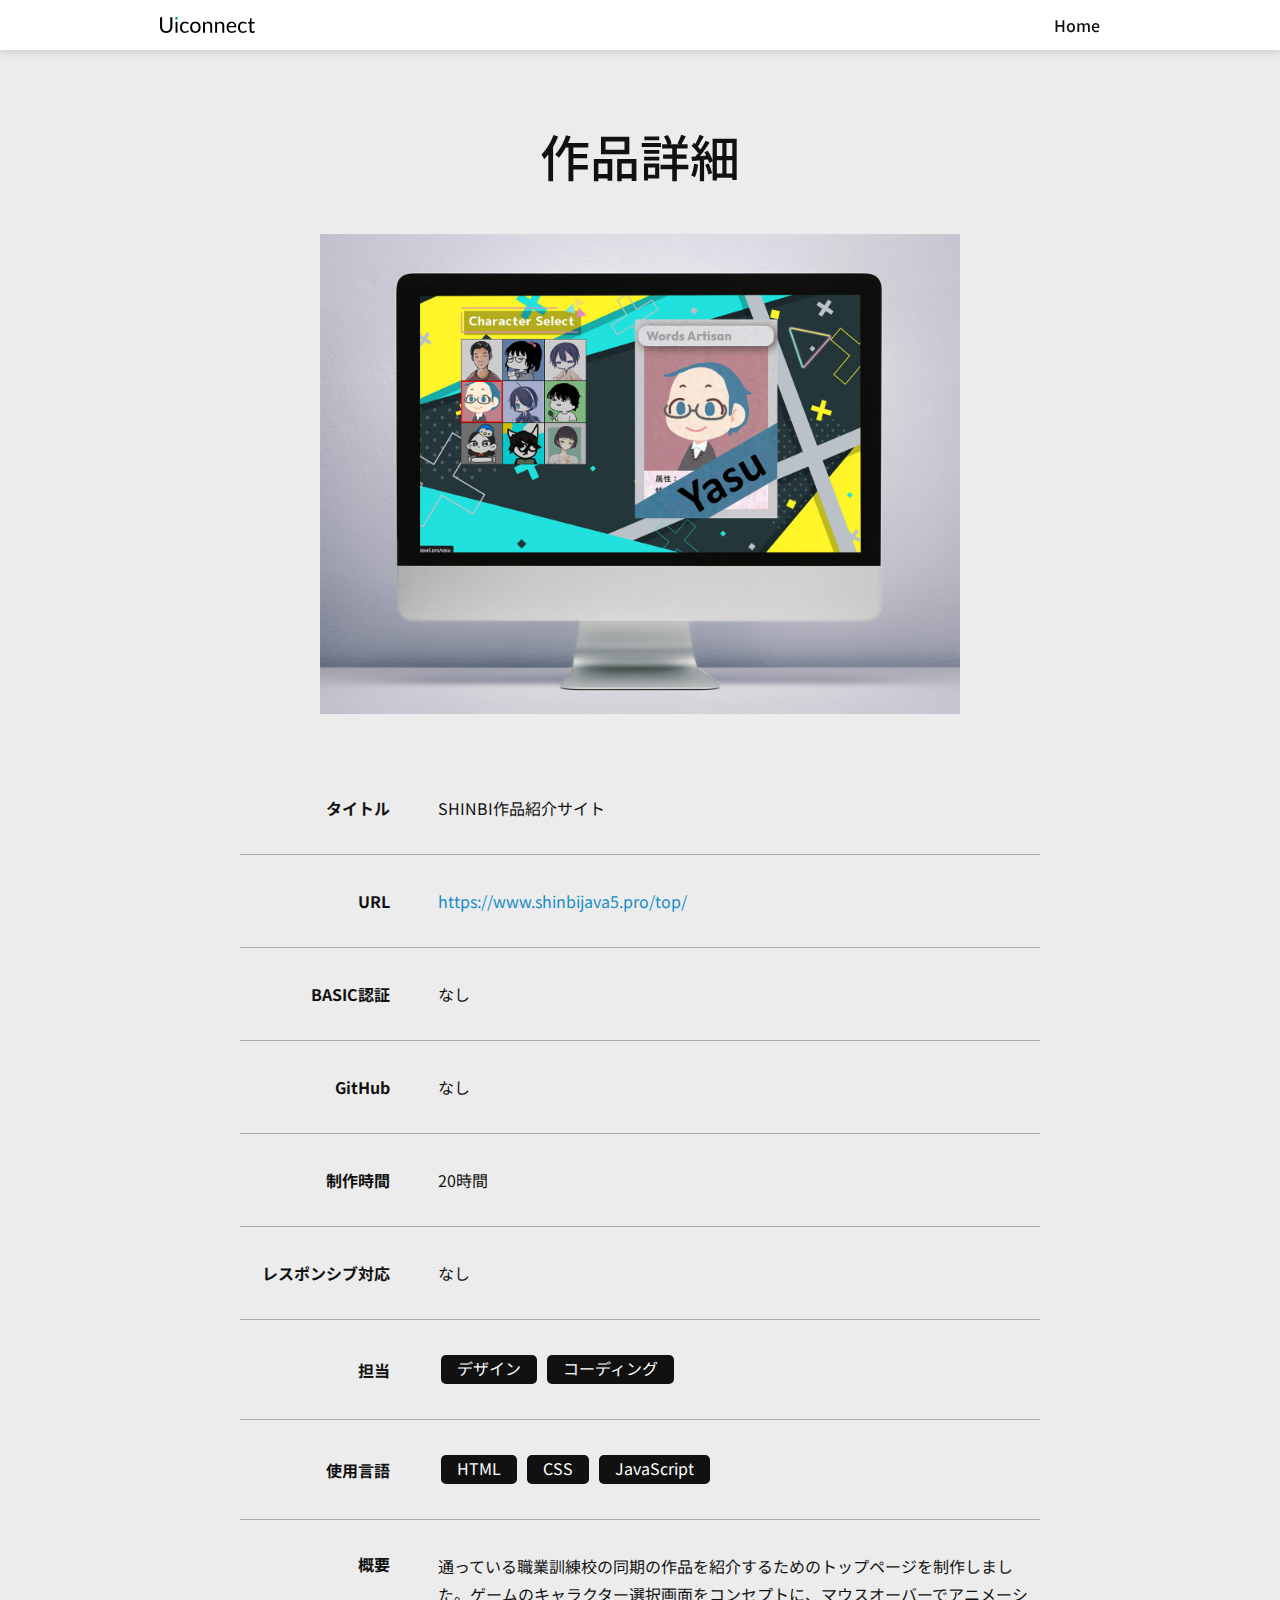
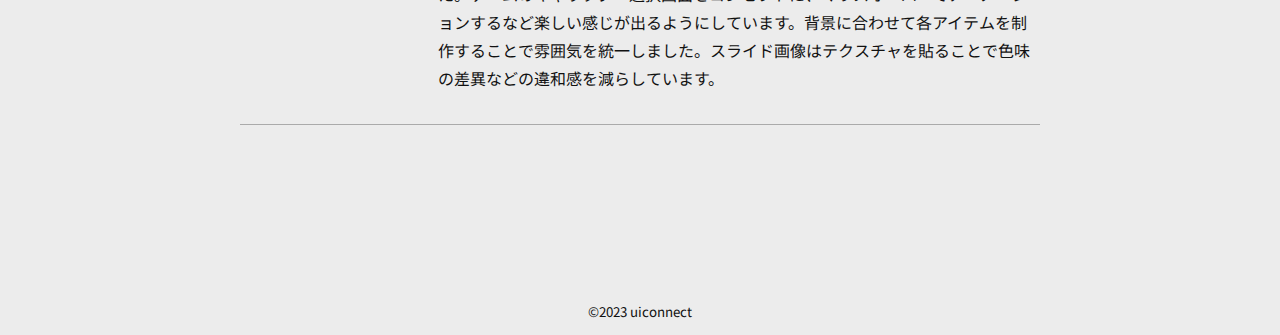
<file: works-detail_3.html>
<!DOCTYPE html>
<html lang="ja">

<head>
  <meta charset="UTF-8">
  <meta name="viewport" content="width=device-width,initial-scale=1.0">
  <meta name="format-detection" content="telephone=no">
  <!-- meta情報 -->
  <title>uiconnect SHINBI作品紹介サイト詳細</title>
  <meta name="description" content="SHINBI作品紹介サイトの作品詳細">
  <!-- インデックスしない -->
  <meta name="robots" content="noindex">
  <!-- ogp -->
  <meta property="og:title" content="">
  <meta property="og:type" content="">
  <meta property="og:url" content="">
  <meta property="og:image" content="">
  <meta property="og:site_name" content="">
  <meta property="og:description" content="">
  <!-- ファビコン -->
  <link rel="icon" href="./images/common/favicon.svg" type="svg+xml">
  <!-- css -->
  <link rel="stylesheet" href="./css/styles.css">
  <!-- JavaScript -->
  <script src="https://code.jquery.com/jquery-3.6.0.js"></script>
  <script defer src="./js/script.js"></script>
  <!-- グーグルフォント -->
  <link rel="preconnect" href="https://fonts.googleapis.com">
  <link rel="preconnect" href="https://fonts.gstatic.com" crossorigin>
  <link href="https://fonts.googleapis.com/css2?family=Noto+Sans+JP:wght@400;500;700&display=swap" rel="stylesheet">
</head>

<body>
  <header class="header">
    <div class="header__inner inner">
      <div class="header__logo logo">
        <a href="./index.html" class="logo__link">
          <img src="./images/common/uiconnect-logo.svg" alt="UIconnect">
        </a>
      </div>

      <!-- ハンバーガーアイコン -->
      <button class="header__drawer hamburger js-hamburger only-mobile">
        <span></span>
        <span></span>
        <span></span>
      </button>

      <!-- スマホメニュー -->
      <nav class="header__sp-nav sp-nav js-drawer-menu only-mobile">
        <ul class="sp-nav__items">
          <li class="sp-nav__item"><a href="./index.html">home</a></li>
        </ul>
      </nav>

      <!-- PCメニュー -->
      <nav class="header__pc-nav pc-nav only-desktop">
        <ul class="pc-nav__items">
          <li class="pc-nav__item"><a href="./index.html">home</a></li>
        </ul>
      </nav>
    </div>
  </header>

  <main>
    <article class="works-detail">
      <div class="works-detail__inner inner">
        <h1 class="works-detail__header section-header">
          作品詳細
        </h1>
        <div class="works-detail__image">
          <img src="./images/mockup/programming5.jpg" alt="シンビ作品紹介サイト">
        </div>
        <dl class="works-detail__items">
          <div class="works-detail__item">
            <dt class="works-detail__dt">タイトル</dt>
            <dd class="works-detail__dd">
              SHINBI作品紹介サイト
            </dd>
          </div>
          <div class="works-detail__item">
            <dt class="works-detail__dt">URL</dt>
            <dd class="works-detail__dd works-detail__dd--url">
              <a href="https://www.shinbijava5.pro/top/" target="_blank">https://www.shinbijava5.pro/top/</a>
            </dd>
          </div>
          <div class="works-detail__item">
            <dt class="works-detail__dt">BASIC認証</dt>
            <dd class="works-detail__dd">なし</dd>
          </div>
          <div class="works-detail__item">
            <dt class="works-detail__dt">GitHub</dt>
            <dd class="works-detail__dd">
              <a href="#" target="_blank">なし</a>
            </dd>
          </div>
          <div class="works-detail__item">
            <dt class="works-detail__dt">制作時間</dt>
            <dd class="works-detail__dd">20時間</dd>
          </div>
          <div class="works-detail__item">
            <dt class="works-detail__dt">レスポンシブ対応</dt>
            <dd class="works-detail__dd">なし</dd>
          </div>
          <div class="works-detail__item">
            <dt class="works-detail__dt">担当</dt>
            <dd class="works-detail__dd">
              <ul>
                <li class="label-item">デザイン</li>
                <li class="label-item">コーディング</li>
              </ul>
            </dd>
          </div>
          <div class="works-detail__item">
            <dt class="works-detail__dt">使用言語</dt>
            <dd class="works-detail__dd">
              <ul>
                <li class="label-item">HTML</li>
                <li class="label-item">CSS</li>
                <li class="label-item">JavaScript</li>
              </ul>
            </dd>
          </div>
          <div class="works-detail__item works-detail__item--description">
            <dt class="works-detail__dt">概要</dt>
            <dd class="works-detail__dd">
              通っている職業訓練校の同期の作品を紹介するためのトップページを制作しました。ゲームのキャラクター選択画面をコンセプトに、マウスオーバーでアニメーションするなど楽しい感じが出るようにしています。背景に合わせて各アイテムを制作することで雰囲気を統一しました。スライド画像はテクスチャを貼ることで色味の差異などの違和感を減らしています。
            </dd>
          </div>
        </dl>
      </div>
      <!-- works-detail__inner -->
    </article>
    <!-- works-detail -->
  </main>
  <!-- 戻るボタン -->
  <a class="to-top" href="#">
    <div class="to-top__arrow"></div>
  </a>

  <!-- フッター -->
  <footer class="footer">
    <div class="footer__inner inner">
      <p><small>&copy;2023 uiconnect</small></p>
    </div>
  </footer>
</body>

</html>
</file>
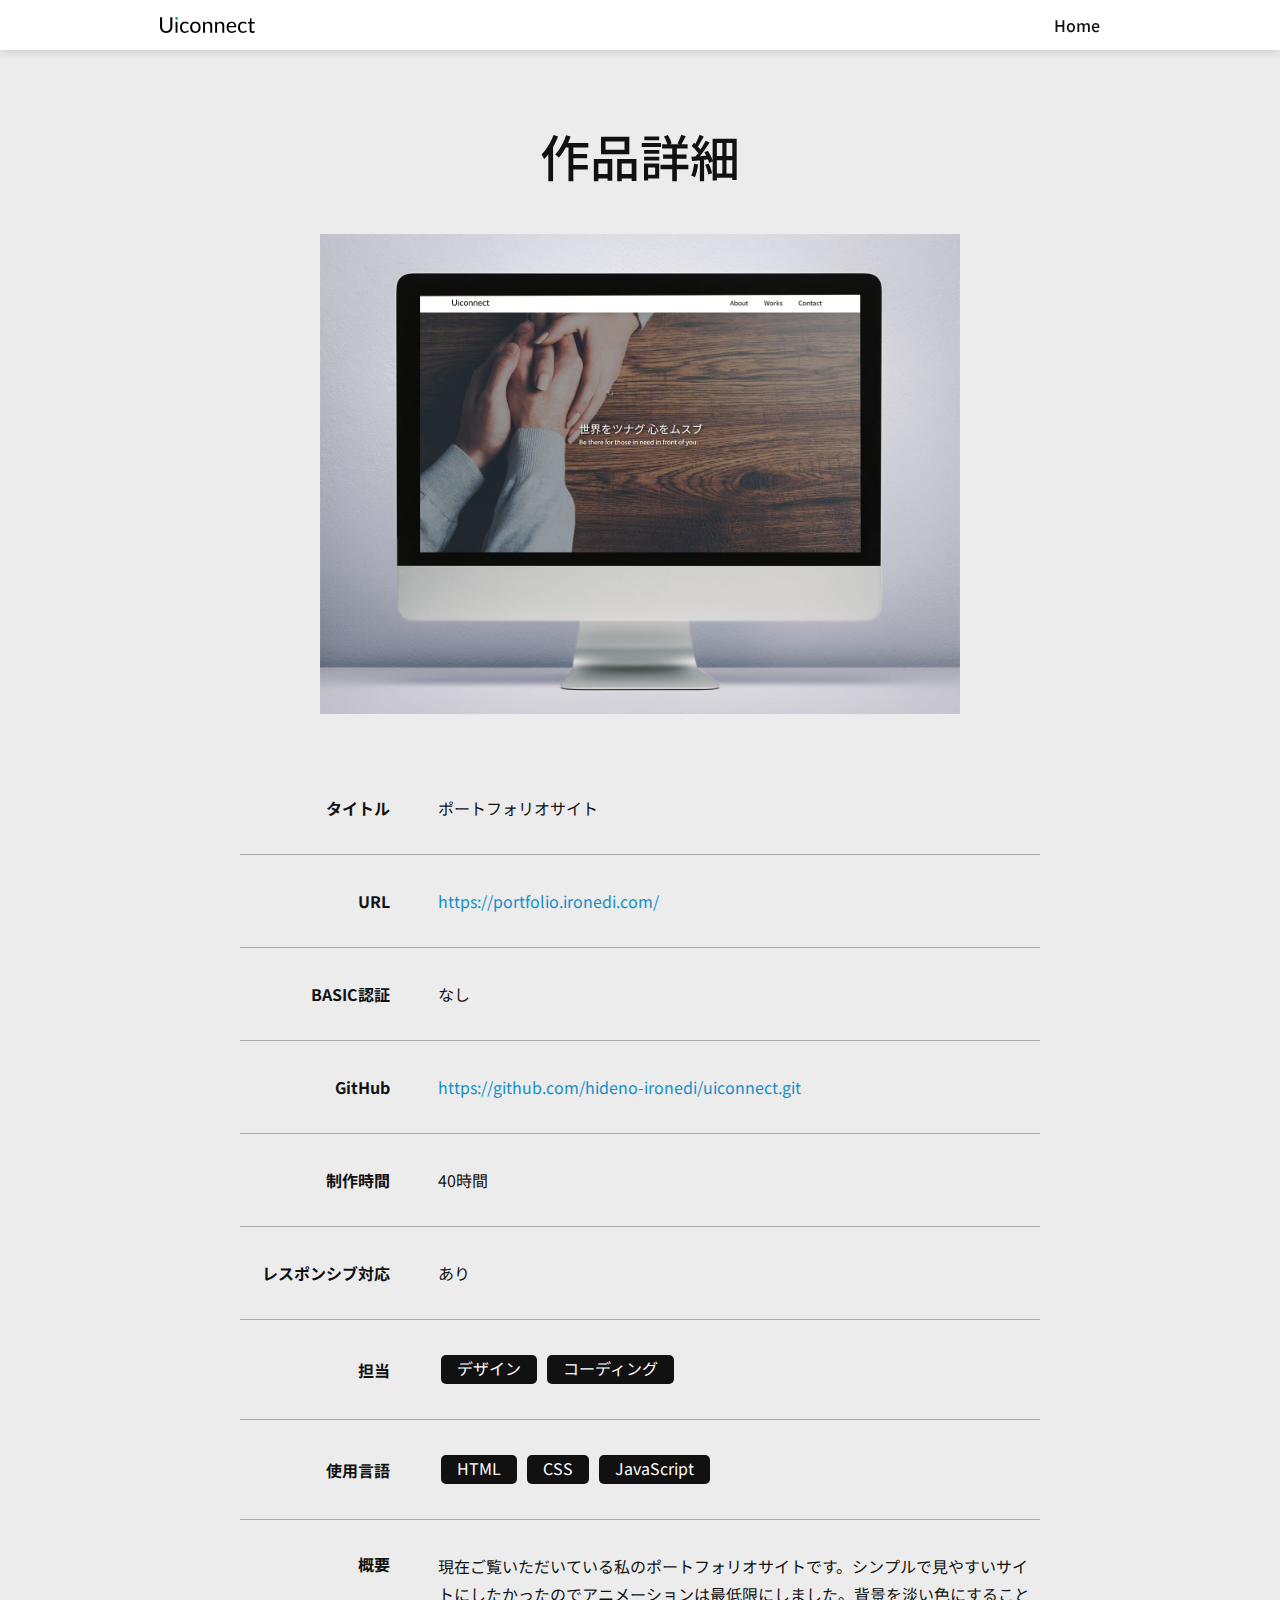
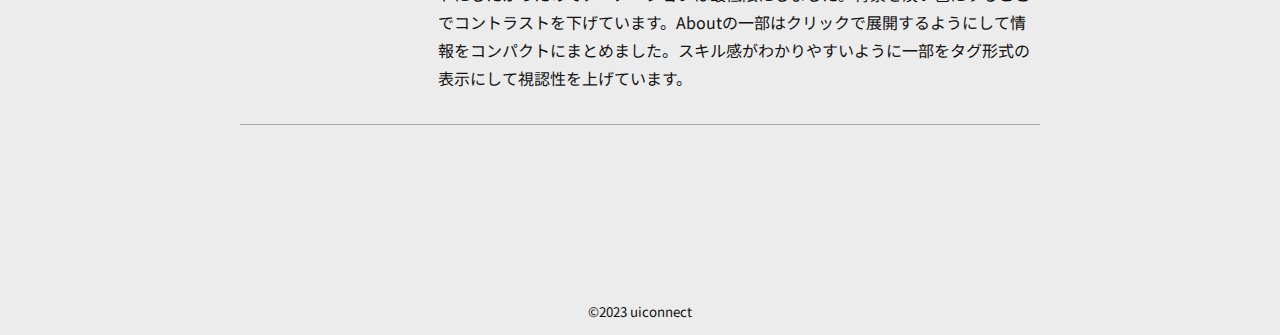
<file: works-detail_4.html>
<!DOCTYPE html>
<html lang="ja">

<head>
  <meta charset="UTF-8">
  <meta name="viewport" content="width=device-width,initial-scale=1.0">
  <meta name="format-detection" content="telephone=no">
  <!-- meta情報 -->
  <title>uiconnect ポートフォリオサイト詳細</title>
  <meta name="description" content="ポートフォリオサイトの作品詳細">
  <!-- インデックスしない -->
  <meta name="robots" content="noindex">
  <!-- ogp -->
  <meta property="og:title" content="">
  <meta property="og:type" content="">
  <meta property="og:url" content="">
  <meta property="og:image" content="">
  <meta property="og:site_name" content="">
  <meta property="og:description" content="">
  <!-- ファビコン -->
  <link rel="icon" href="./images/common/favicon.svg" type="svg+xml">
  <!-- css -->
  <link rel="stylesheet" href="./css/styles.css">
  <!-- JavaScript -->
  <script src="https://code.jquery.com/jquery-3.6.0.js"></script>
  <script defer src="./js/script.js"></script>
  <!-- グーグルフォント -->
  <link rel="preconnect" href="https://fonts.googleapis.com">
  <link rel="preconnect" href="https://fonts.gstatic.com" crossorigin>
  <link href="https://fonts.googleapis.com/css2?family=Noto+Sans+JP:wght@400;500;700&display=swap" rel="stylesheet">
</head>

<body>
  <header class="header">
    <div class="header__inner inner">
      <div class="header__logo logo">
        <a href="./index.html" class="logo__link">
          <img src="./images/common/uiconnect-logo.svg" alt="UIconnect">
        </a>
      </div>

      <!-- ハンバーガーアイコン -->
      <button class="header__drawer hamburger js-hamburger only-mobile">
        <span></span>
        <span></span>
        <span></span>
      </button>

      <!-- スマホメニュー -->
      <nav class="header__sp-nav sp-nav js-drawer-menu only-mobile">
        <ul class="sp-nav__items">
          <li class="sp-nav__item"><a href="./index.html">home</a></li>
        </ul>
      </nav>

      <!-- PCメニュー -->
      <nav class="header__pc-nav pc-nav only-desktop">
        <ul class="pc-nav__items">
          <li class="pc-nav__item"><a href="./index.html">home</a></li>
        </ul>
      </nav>
    </div>
  </header>

  <main>
    <article class="works-detail">
      <div class="works-detail__inner inner">
        <h1 class="works-detail__header section-header">
          作品詳細
        </h1>
        <div class="works-detail__image">
          <img src="./images/mockup/portfolio.jpg" alt="ポートフォリオサイト">
        </div>
        <dl class="works-detail__items">
          <div class="works-detail__item">
            <dt class="works-detail__dt">タイトル</dt>
            <dd class="works-detail__dd">
              ポートフォリオサイト
            </dd>
          </div>
          <div class="works-detail__item">
            <dt class="works-detail__dt">URL</dt>
            <dd class="works-detail__dd works-detail__dd--url">
              <a href="https://portfolio.ironedi.com/" target="_blank">https://portfolio.ironedi.com/</a>
            </dd>
          </div>
          <div class="works-detail__item">
            <dt class="works-detail__dt">BASIC認証</dt>
            <dd class="works-detail__dd">なし</dd>
          </div>
          <div class="works-detail__item">
            <dt class="works-detail__dt">GitHub</dt>
            <dd class="works-detail__dd works-detail__dd--url">
              <a href="https://github.com/hideno-ironedi/uiconnect.git" target="_blank">https://github.com/hideno-ironedi/uiconnect.git</a>
            </dd>
          </div>
          <div class="works-detail__item">
            <dt class="works-detail__dt">制作時間</dt>
            <dd class="works-detail__dd">40時間</dd>
          </div>
          <div class="works-detail__item">
            <dt class="works-detail__dt">レスポンシブ対応</dt>
            <dd class="works-detail__dd">あり</dd>
          </div>
          <div class="works-detail__item">
            <dt class="works-detail__dt">担当</dt>
            <dd class="works-detail__dd">
              <ul>
                <li class="label-item">デザイン</li>
                <li class="label-item">コーディング</li>
              </ul>
            </dd>
          </div>
          <div class="works-detail__item">
            <dt class="works-detail__dt">使用言語</dt>
            <dd class="works-detail__dd">
              <ul>
                <li class="label-item">HTML</li>
                <li class="label-item">CSS</li>
                <li class="label-item">JavaScript</li>
              </ul>
            </dd>
          </div>
          <div class="works-detail__item works-detail__item--description">
            <dt class="works-detail__dt">概要</dt>
            <dd class="works-detail__dd">
              現在ご覧いただいている私のポートフォリオサイトです。シンプルで見やすいサイトにしたかったのでアニメーションは最低限にしました。背景を淡い色にすることでコントラストを下げています。Aboutの一部はクリックで展開するようにして情報をコンパクトにまとめました。スキル感がわかりやすいように一部をタグ形式の表示にして視認性を上げています。
            </dd>
          </div>
        </dl>
      </div>
      <!-- works-detail__inner -->
    </article>
    <!-- works-detail -->
  </main>
  <!-- 戻るボタン -->
  <a class="to-top" href="#">
    <div class="to-top__arrow"></div>
  </a>

  <!-- フッター -->
  <footer class="footer">
    <div class="footer__inner inner">
      <p><small>&copy;2023 uiconnect</small></p>
    </div>
  </footer>
</body>

</html>
</file>
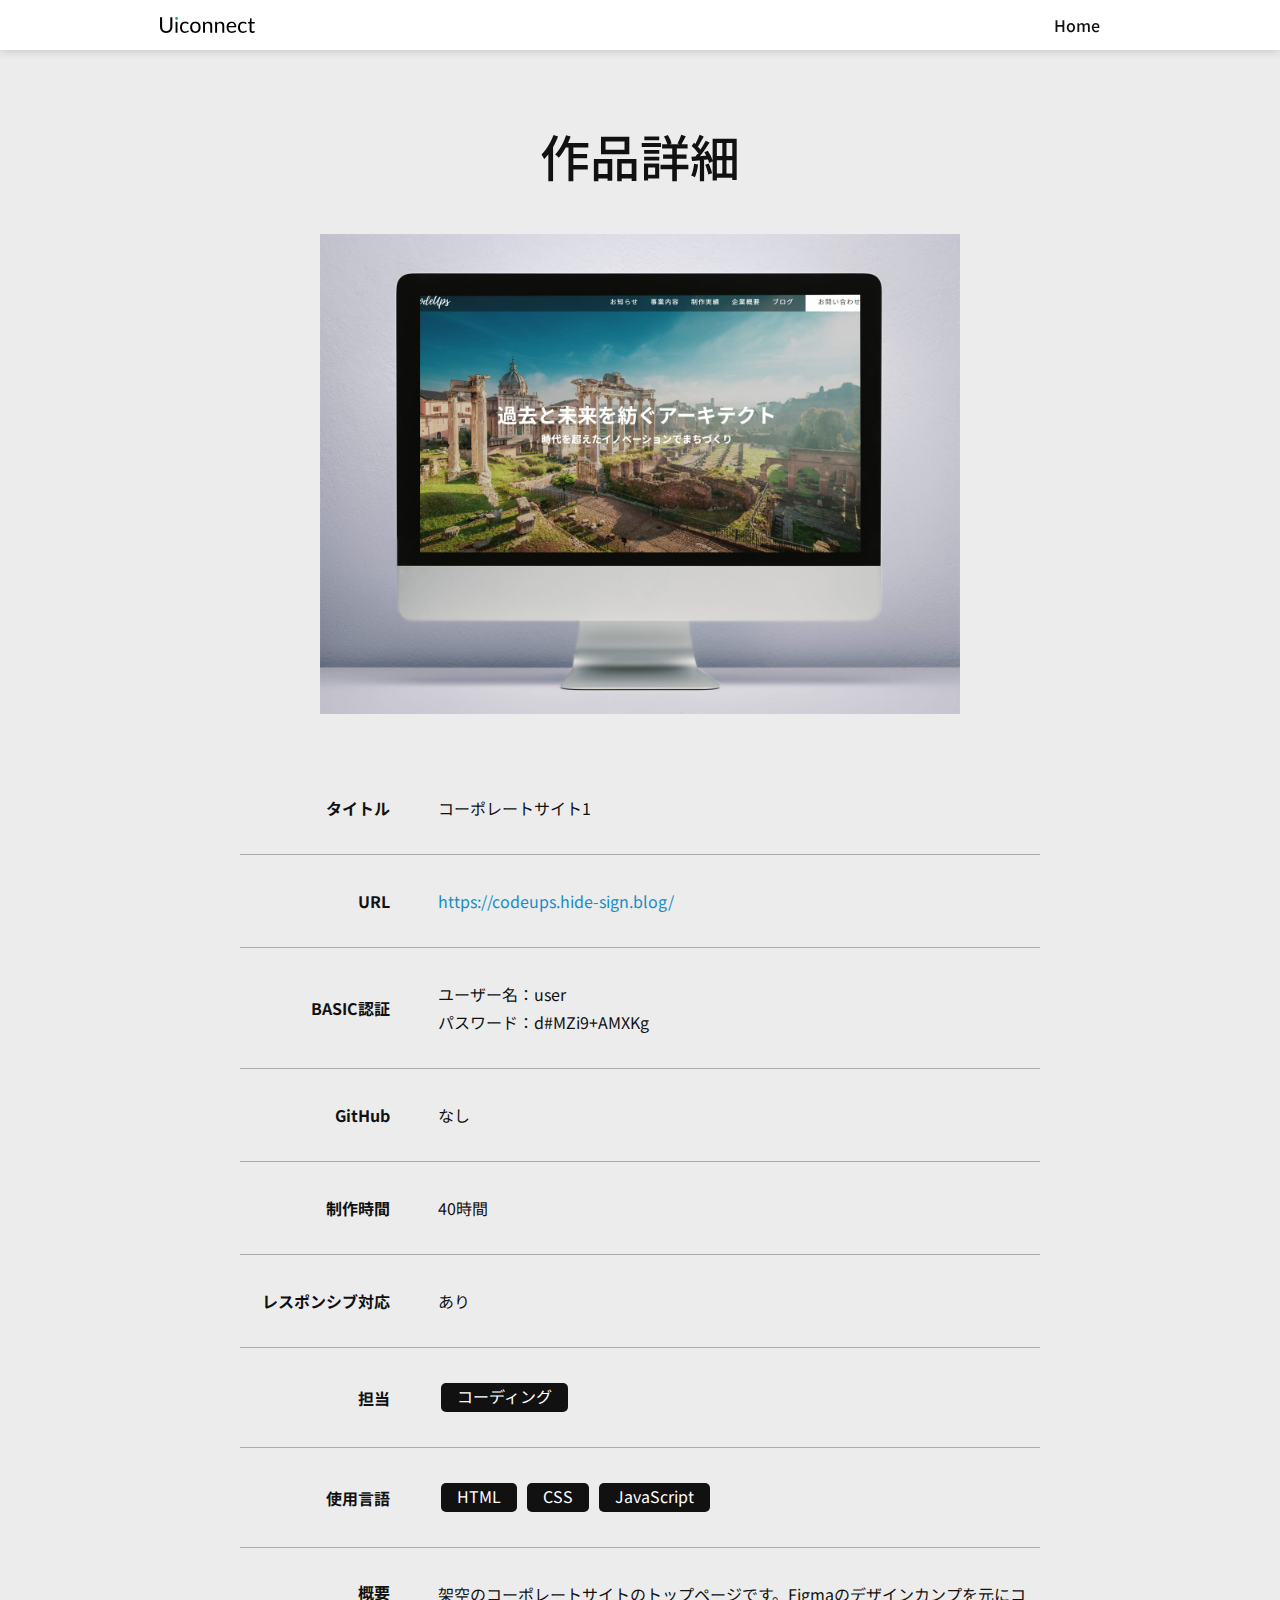
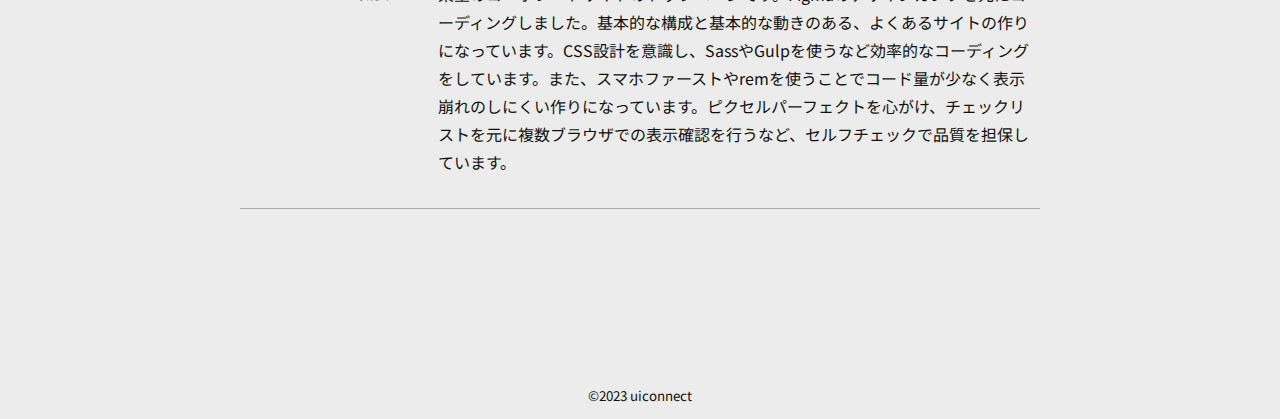
<file: works-detail_5.html>
<!DOCTYPE html>
<html lang="ja">

<head>
  <meta charset="UTF-8">
  <meta name="viewport" content="width=device-width,initial-scale=1.0">
  <meta name="format-detection" content="telephone=no">
  <!-- meta情報 -->
  <title>uiconnect コーポレートサイト1詳細</title>
  <meta name="description" content="コーポレートサイト1の作品詳細">
  <!-- インデックスしない -->
  <meta name="robots" content="noindex">
  <!-- ogp -->
  <meta property="og:title" content="">
  <meta property="og:type" content="">
  <meta property="og:url" content="">
  <meta property="og:image" content="">
  <meta property="og:site_name" content="">
  <meta property="og:description" content="">
  <!-- ファビコン -->
  <link rel="icon" href="./images/common/favicon.svg" type="svg+xml">
  <!-- css -->
  <link rel="stylesheet" href="./css/styles.css">
  <!-- JavaScript -->
  <script src="https://code.jquery.com/jquery-3.6.0.js"></script>
  <script defer src="./js/script.js"></script>
  <!-- グーグルフォント -->
  <link rel="preconnect" href="https://fonts.googleapis.com">
  <link rel="preconnect" href="https://fonts.gstatic.com" crossorigin>
  <link href="https://fonts.googleapis.com/css2?family=Noto+Sans+JP:wght@400;500;700&display=swap" rel="stylesheet">
</head>

<body>
  <header class="header">
    <div class="header__inner inner">
      <div class="header__logo logo">
        <a href="./index.html" class="logo__link">
          <img src="./images/common/uiconnect-logo.svg" alt="UIconnect">
        </a>
      </div>

      <!-- ハンバーガーアイコン -->
      <button class="header__drawer hamburger js-hamburger only-mobile">
        <span></span>
        <span></span>
        <span></span>
      </button>

      <!-- スマホメニュー -->
      <nav class="header__sp-nav sp-nav js-drawer-menu only-mobile">
        <ul class="sp-nav__items">
          <li class="sp-nav__item"><a href="./index.html">home</a></li>
        </ul>
      </nav>

      <!-- PCメニュー -->
      <nav class="header__pc-nav pc-nav only-desktop">
        <ul class="pc-nav__items">
          <li class="pc-nav__item"><a href="./index.html">home</a></li>
        </ul>
      </nav>
    </div>
  </header>

  <main>
    <article class="works-detail">
      <div class="works-detail__inner inner">
        <h1 class="works-detail__header section-header">
          作品詳細
        </h1>
        <div class="works-detail__image">
          <img src="./images/mockup/codeups1.jpg" alt="コーポレートサイト1">
        </div>
        <dl class="works-detail__items">
          <div class="works-detail__item">
            <dt class="works-detail__dt">タイトル</dt>
            <dd class="works-detail__dd">
              コーポレートサイト1
            </dd>
          </div>
          <div class="works-detail__item">
            <dt class="works-detail__dt">URL</dt>
            <dd class="works-detail__dd works-detail__dd--url">
              <a href="https://codeups.hide-sign.blog/" target="_blank">https://codeups.hide-sign.blog/</a>
            </dd>
          </div>
          <div class="works-detail__item">
            <dt class="works-detail__dt">BASIC認証</dt>
            <dd class="works-detail__dd">ユーザー名：user<br>パスワード：d#MZi9+AMXKg</dd>
          </div>
          <div class="works-detail__item">
            <dt class="works-detail__dt">GitHub</dt>
            <dd class="works-detail__dd">
              <a href="#" target="_blank">なし</a>
            </dd>
          </div>
          <div class="works-detail__item">
            <dt class="works-detail__dt">制作時間</dt>
            <dd class="works-detail__dd">40時間</dd>
          </div>
          <div class="works-detail__item">
            <dt class="works-detail__dt">レスポンシブ対応</dt>
            <dd class="works-detail__dd">あり</dd>
          </div>
          <div class="works-detail__item">
            <dt class="works-detail__dt">担当</dt>
            <dd class="works-detail__dd">
              <ul>
                <li class="label-item">コーディング</li>
              </ul>
            </dd>
          </div>
          <div class="works-detail__item">
            <dt class="works-detail__dt">使用言語</dt>
            <dd class="works-detail__dd">
              <ul>
                <li class="label-item">HTML</li>
                <li class="label-item">CSS</li>
                <li class="label-item">JavaScript</li>
              </ul>
            </dd>
          </div>
          <div class="works-detail__item works-detail__item--description">
            <dt class="works-detail__dt">概要</dt>
            <dd class="works-detail__dd">
              架空のコーポレートサイトのトップページです。Figmaのデザインカンプを元にコーディングしました。基本的な構成と基本的な動きのある、よくあるサイトの作りになっています。CSS設計を意識し、SassやGulpを使うなど効率的なコーディングをしています。また、スマホファーストやremを使うことでコード量が少なく表示崩れのしにくい作りになっています。ピクセルパーフェクトを心がけ、チェックリストを元に複数ブラウザでの表示確認を行うなど、セルフチェックで品質を担保しています。
            </dd>
          </div>
        </dl>
      </div>
      <!-- works-detail__inner -->
    </article>
    <!-- works-detail -->
  </main>
  <!-- 戻るボタン -->
  <a class="to-top" href="#">
    <div class="to-top__arrow"></div>
  </a>

  <!-- フッター -->
  <footer class="footer">
    <div class="footer__inner inner">
      <p><small>&copy;2023 uiconnect</small></p>
    </div>
  </footer>
</body>

</html>
</file>
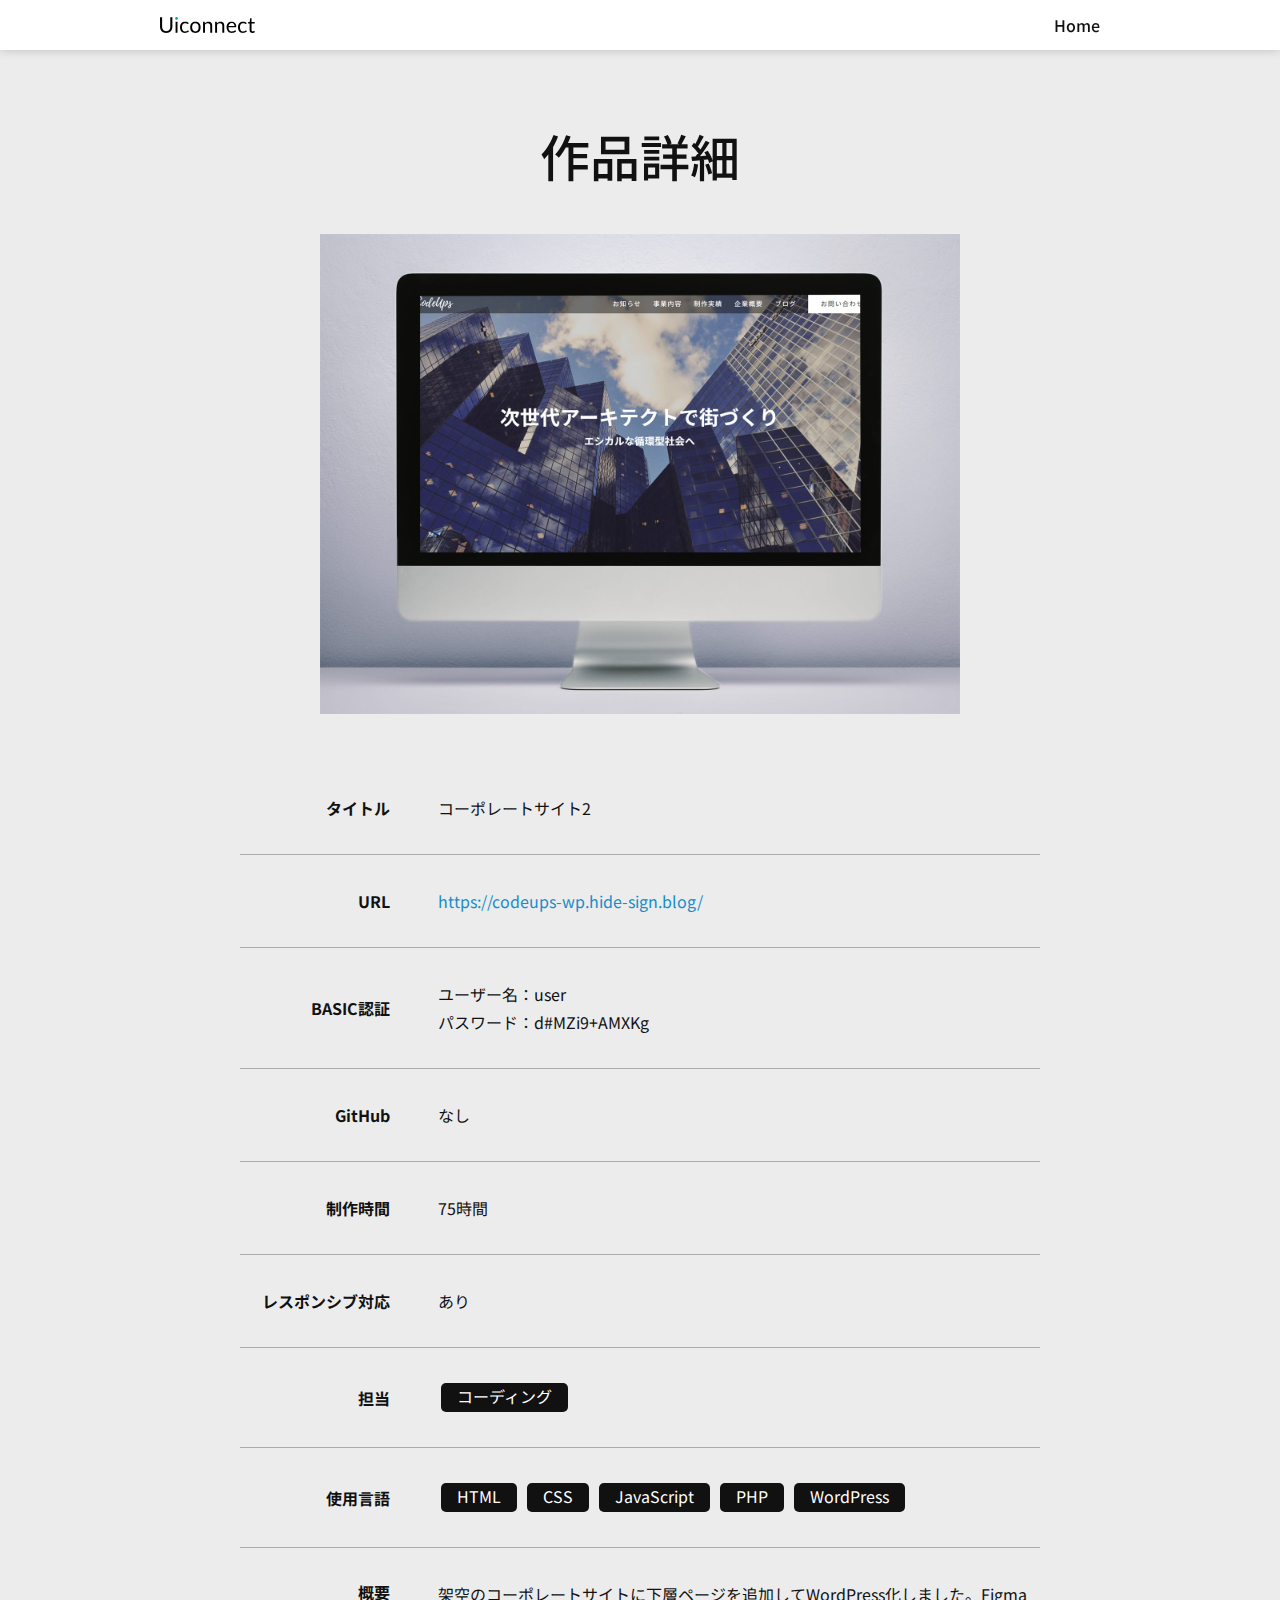
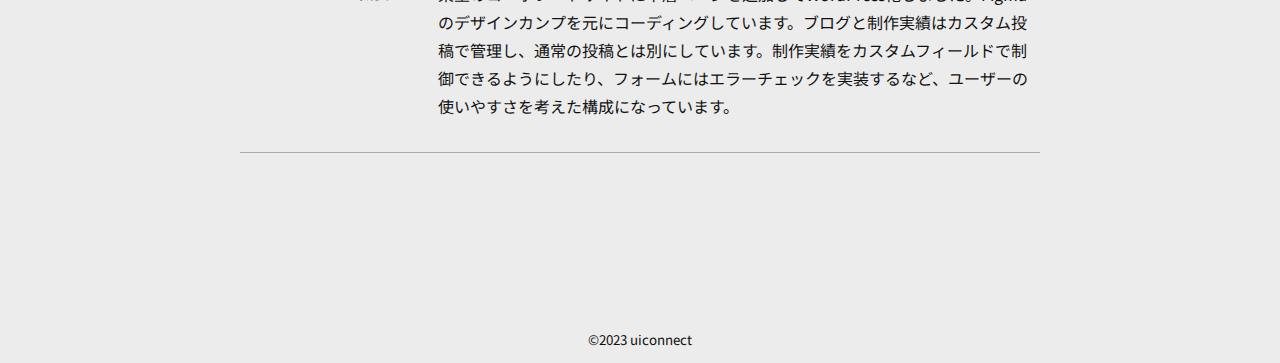
<file: works-detail_6.html>
<!DOCTYPE html>
<html lang="ja">

<head>
  <meta charset="UTF-8">
  <meta name="viewport" content="width=device-width,initial-scale=1.0">
  <meta name="format-detection" content="telephone=no">
  <!-- meta情報 -->
  <title>uiconnect コーポレートサイト2詳細</title>
  <meta name="description" content="コーポレートサイト2の作品詳細">
  <!-- インデックスしない -->
  <meta name="robots" content="noindex">
  <!-- ogp -->
  <meta property="og:title" content="">
  <meta property="og:type" content="">
  <meta property="og:url" content="">
  <meta property="og:image" content="">
  <meta property="og:site_name" content="">
  <meta property="og:description" content="">
  <!-- ファビコン -->
  <link rel="icon" href="./images/common/favicon.svg" type="svg+xml">
  <!-- css -->
  <link rel="stylesheet" href="./css/styles.css">
  <!-- JavaScript -->
  <script src="https://code.jquery.com/jquery-3.6.0.js"></script>
  <script defer src="./js/script.js"></script>
  <!-- グーグルフォント -->
  <link rel="preconnect" href="https://fonts.googleapis.com">
  <link rel="preconnect" href="https://fonts.gstatic.com" crossorigin>
  <link href="https://fonts.googleapis.com/css2?family=Noto+Sans+JP:wght@400;500;700&display=swap" rel="stylesheet">
</head>

<body>
  <header class="header">
    <div class="header__inner inner">
      <div class="header__logo logo">
        <a href="./index.html" class="logo__link">
          <img src="./images/common/uiconnect-logo.svg" alt="UIconnect">
        </a>
      </div>

      <!-- ハンバーガーアイコン -->
      <button class="header__drawer hamburger js-hamburger only-mobile">
        <span></span>
        <span></span>
        <span></span>
      </button>

      <!-- スマホメニュー -->
      <nav class="header__sp-nav sp-nav js-drawer-menu only-mobile">
        <ul class="sp-nav__items">
          <li class="sp-nav__item"><a href="./index.html">home</a></li>
        </ul>
      </nav>

      <!-- PCメニュー -->
      <nav class="header__pc-nav pc-nav only-desktop">
        <ul class="pc-nav__items">
          <li class="pc-nav__item"><a href="./index.html">home</a></li>
        </ul>
      </nav>
    </div>
  </header>

  <main>
    <article class="works-detail">
      <div class="works-detail__inner inner">
        <h1 class="works-detail__header section-header">
          作品詳細
        </h1>
        <div class="works-detail__image">
          <img src="./images/mockup/codeups2.jpg" alt="コーポレートサイト2">
        </div>
        <dl class="works-detail__items">
          <div class="works-detail__item">
            <dt class="works-detail__dt">タイトル</dt>
            <dd class="works-detail__dd">
              コーポレートサイト2
            </dd>
          </div>
          <div class="works-detail__item">
            <dt class="works-detail__dt">URL</dt>
            <dd class="works-detail__dd works-detail__dd--url">
              <a href="https://codeups-wp.hide-sign.blog/" target="_blank">https://codeups-wp.hide-sign.blog/</a>
            </dd>
          </div>
          <div class="works-detail__item">
            <dt class="works-detail__dt">BASIC認証</dt>
            <dd class="works-detail__dd">ユーザー名：user<br>パスワード：d#MZi9+AMXKg</dd>
          </div>
          <div class="works-detail__item">
            <dt class="works-detail__dt">GitHub</dt>
            <dd class="works-detail__dd">
              <a href="#" target="_blank">なし</a>
            </dd>
          </div>
          <div class="works-detail__item">
            <dt class="works-detail__dt">制作時間</dt>
            <dd class="works-detail__dd">75時間</dd>
          </div>
          <div class="works-detail__item">
            <dt class="works-detail__dt">レスポンシブ対応</dt>
            <dd class="works-detail__dd">あり</dd>
          </div>
          <div class="works-detail__item">
            <dt class="works-detail__dt">担当</dt>
            <dd class="works-detail__dd">
              <ul>
                <li class="label-item">コーディング</li>
              </ul>
            </dd>
          </div>
          <div class="works-detail__item">
            <dt class="works-detail__dt">使用言語</dt>
            <dd class="works-detail__dd">
              <ul>
                <li class="label-item">HTML</li>
                <li class="label-item">CSS</li>
                <li class="label-item">JavaScript</li>
                <li class="label-item">PHP</li>
                <li class="label-item">WordPress</li>
              </ul>
            </dd>
          </div>
          <div class="works-detail__item works-detail__item--description">
            <dt class="works-detail__dt">概要</dt>
            <dd class="works-detail__dd">
              架空のコーポレートサイトに下層ページを追加してWordPress化しました。Figmaのデザインカンプを元にコーディングしています。ブログと制作実績はカスタム投稿で管理し、通常の投稿とは別にしています。制作実績をカスタムフィールドで制御できるようにしたり、フォームにはエラーチェックを実装するなど、ユーザーの使いやすさを考えた構成になっています。
            </dd>
          </div>
        </dl>
      </div>
      <!-- works-detail__inner -->
    </article>
    <!-- works-detail -->
  </main>
  <!-- 戻るボタン -->
  <a class="to-top" href="#">
    <div class="to-top__arrow"></div>
  </a>

  <!-- フッター -->
  <footer class="footer">
    <div class="footer__inner inner">
      <p><small>&copy;2023 uiconnect</small></p>
    </div>
  </footer>
</body>

</html>
</file>
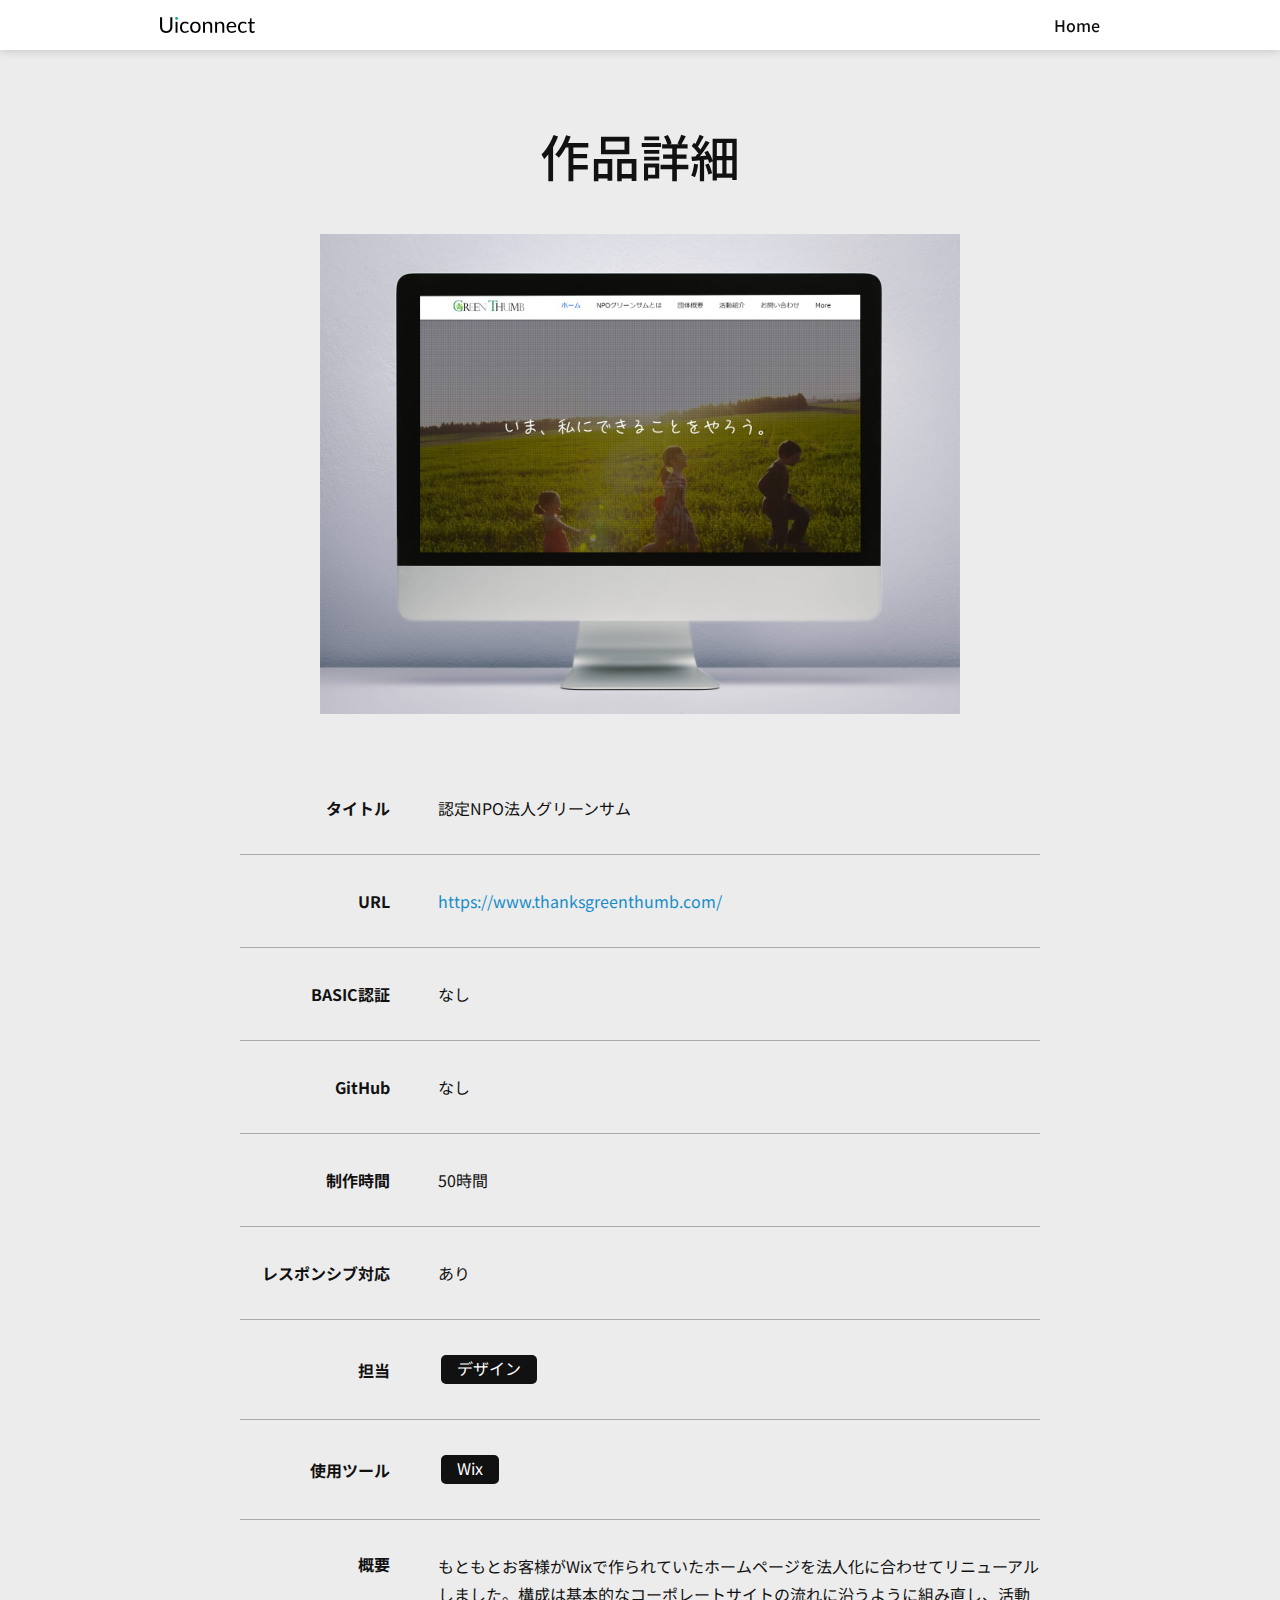
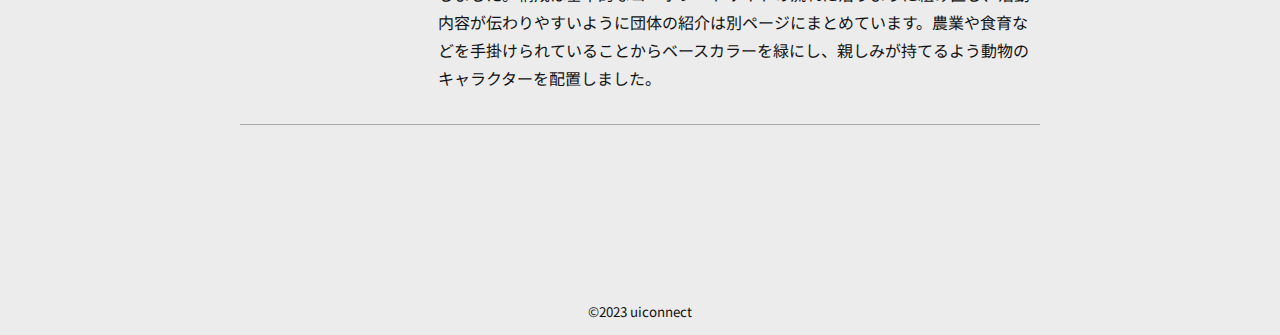
<file: works-detail_7.html>
<!DOCTYPE html>
<html lang="ja">

<head>
  <meta charset="UTF-8">
  <meta name="viewport" content="width=device-width,initial-scale=1.0">
  <meta name="format-detection" content="telephone=no">
  <!-- meta情報 -->
  <title>uiconnect 認定NPO法人グリーンサム詳細</title>
  <meta name="description" content="認定NPO法人グリーンサムの作品詳細">
  <!-- インデックスしない -->
  <meta name="robots" content="noindex">
  <!-- ogp -->
  <meta property="og:title" content="">
  <meta property="og:type" content="">
  <meta property="og:url" content="">
  <meta property="og:image" content="">
  <meta property="og:site_name" content="">
  <meta property="og:description" content="">
  <!-- ファビコン -->
  <link rel="icon" href="./images/common/favicon.svg" type="svg+xml">
  <!-- css -->
  <link rel="stylesheet" href="./css/styles.css">
  <!-- JavaScript -->
  <script src="https://code.jquery.com/jquery-3.6.0.js"></script>
  <script defer src="./js/script.js"></script>
  <!-- グーグルフォント -->
  <link rel="preconnect" href="https://fonts.googleapis.com">
  <link rel="preconnect" href="https://fonts.gstatic.com" crossorigin>
  <link href="https://fonts.googleapis.com/css2?family=Noto+Sans+JP:wght@400;500;700&display=swap" rel="stylesheet">
</head>

<body>
  <header class="header">
    <div class="header__inner inner">
      <div class="header__logo logo">
        <a href="./index.html" class="logo__link">
          <img src="./images/common/uiconnect-logo.svg" alt="UIconnect">
        </a>
      </div>

      <!-- ハンバーガーアイコン -->
      <button class="header__drawer hamburger js-hamburger only-mobile">
        <span></span>
        <span></span>
        <span></span>
      </button>

      <!-- スマホメニュー -->
      <nav class="header__sp-nav sp-nav js-drawer-menu only-mobile">
        <ul class="sp-nav__items">
          <li class="sp-nav__item"><a href="./index.html">home</a></li>
        </ul>
      </nav>

      <!-- PCメニュー -->
      <nav class="header__pc-nav pc-nav only-desktop">
        <ul class="pc-nav__items">
          <li class="pc-nav__item"><a href="./index.html">home</a></li>
        </ul>
      </nav>
    </div>
  </header>

  <main>
    <article class="works-detail">
      <div class="works-detail__inner inner">
        <h1 class="works-detail__header section-header">
          作品詳細
        </h1>
        <div class="works-detail__image">
          <img src="./images/mockup/greenthumb.jpg" alt="認定NPO法人グリーンサム">
        </div>
        <dl class="works-detail__items">
          <div class="works-detail__item">
            <dt class="works-detail__dt">タイトル</dt>
            <dd class="works-detail__dd">
              認定NPO法人グリーンサム
            </dd>
          </div>
          <div class="works-detail__item">
            <dt class="works-detail__dt">URL</dt>
            <dd class="works-detail__dd works-detail__dd--url">
              <a href="https://www.thanksgreenthumb.com/" target="_blank">https://www.thanksgreenthumb.com/</a>
            </dd>
          </div>
          <div class="works-detail__item">
            <dt class="works-detail__dt">BASIC認証</dt>
            <dd class="works-detail__dd">なし</dd>
          </div>
          <div class="works-detail__item">
            <dt class="works-detail__dt">GitHub</dt>
            <dd class="works-detail__dd">
              <a href="#" target="_blank">なし</a>
            </dd>
          </div>
          <div class="works-detail__item">
            <dt class="works-detail__dt">制作時間</dt>
            <dd class="works-detail__dd">50時間</dd>
          </div>
          <div class="works-detail__item">
            <dt class="works-detail__dt">レスポンシブ対応</dt>
            <dd class="works-detail__dd">あり</dd>
          </div>
          <div class="works-detail__item">
            <dt class="works-detail__dt">担当</dt>
            <dd class="works-detail__dd">
              <ul>
                <li class="label-item">デザイン</li>
              </ul>
            </dd>
          </div>
          <div class="works-detail__item">
            <dt class="works-detail__dt">使用ツール</dt>
            <dd class="works-detail__dd">
              <ul>
                <li class="label-item">Wix</li>
              </ul>
            </dd>
          </div>
          <div class="works-detail__item works-detail__item--description">
            <dt class="works-detail__dt">概要</dt>
            <dd class="works-detail__dd">
              もともとお客様がWixで作られていたホームページを法人化に合わせてリニューアルしました。構成は基本的なコーポレートサイトの流れに沿うように組み直し、活動内容が伝わりやすいように団体の紹介は別ページにまとめています。農業や食育などを手掛けられていることからベースカラーを緑にし、親しみが持てるよう動物のキャラクターを配置しました。
            </dd>
          </div>
        </dl>
      </div>
      <!-- works-detail__inner -->
    </article>
    <!-- works-detail -->
  </main>
  <!-- 戻るボタン -->
  <a class="to-top" href="#">
    <div class="to-top__arrow"></div>
  </a>

  <!-- フッター -->
  <footer class="footer">
    <div class="footer__inner inner">
      <p><small>&copy;2023 uiconnect</small></p>
    </div>
  </footer>
</body>

</html>
</file>
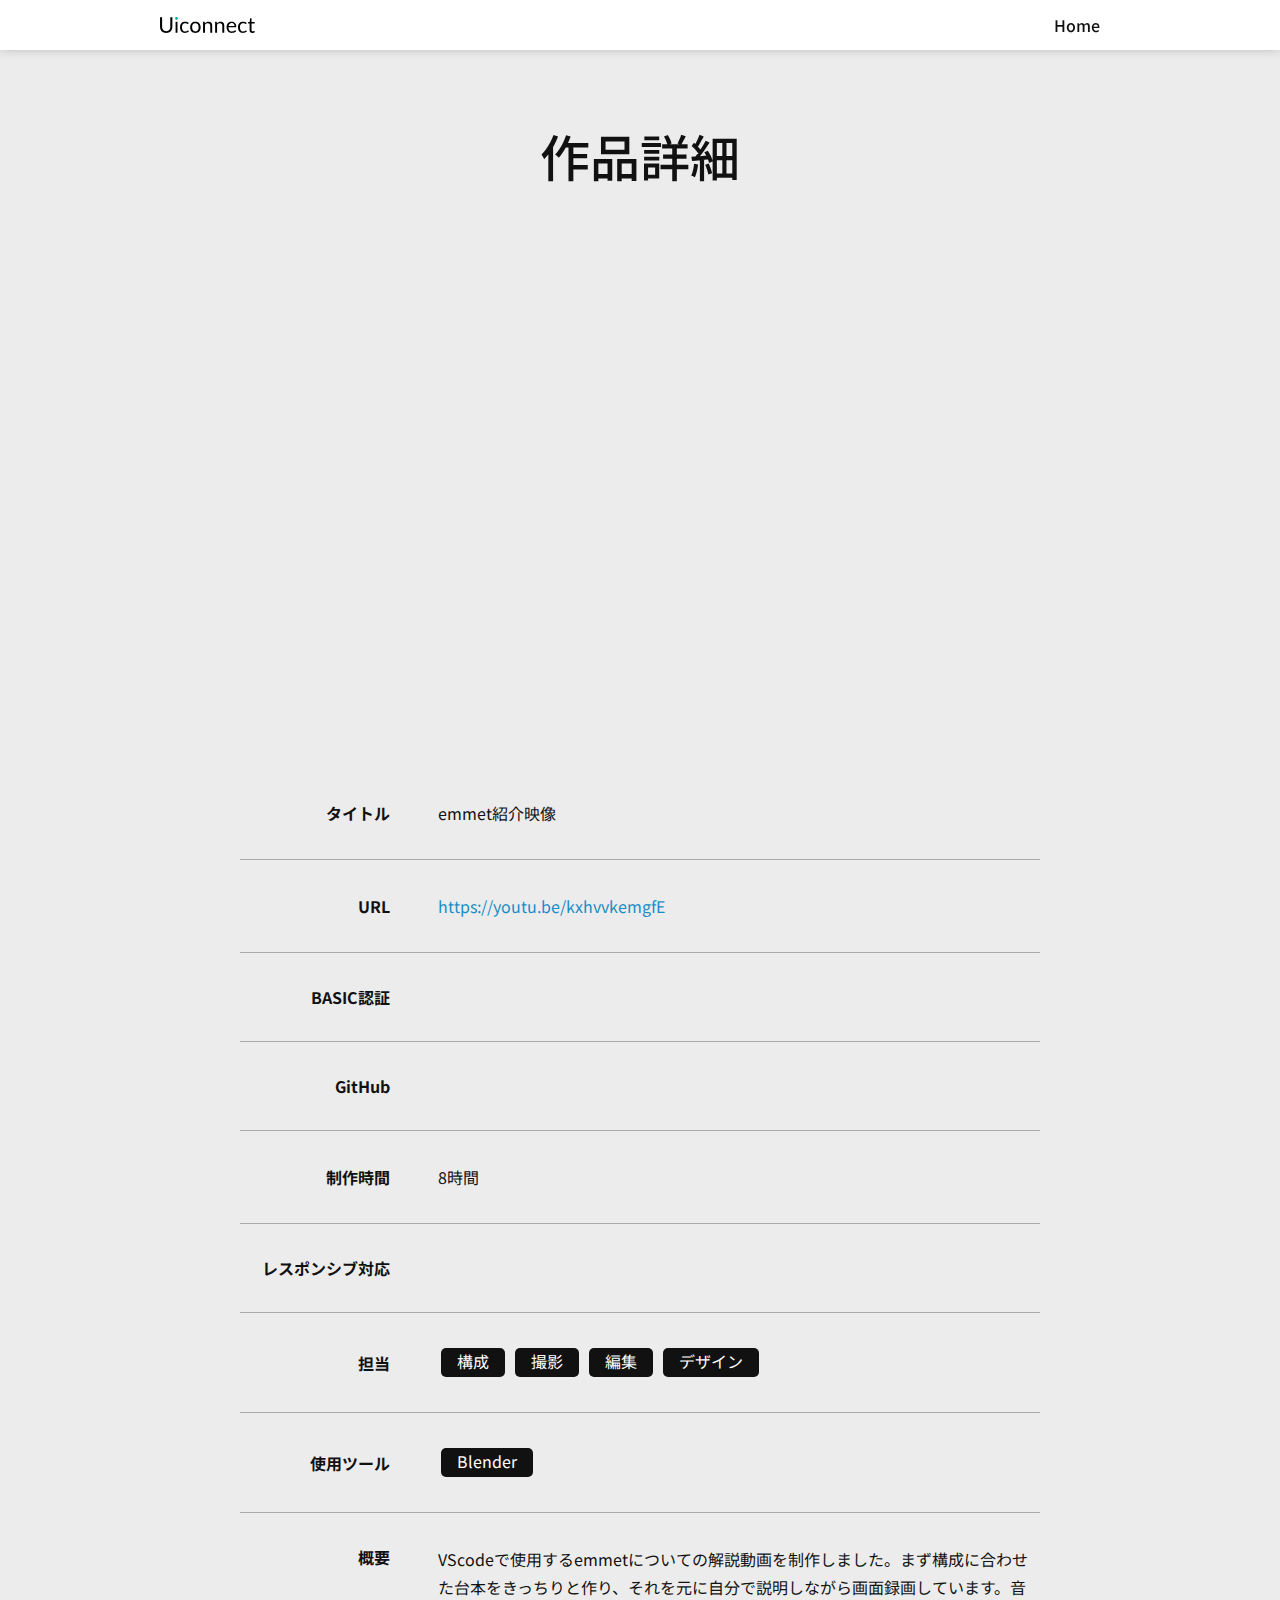
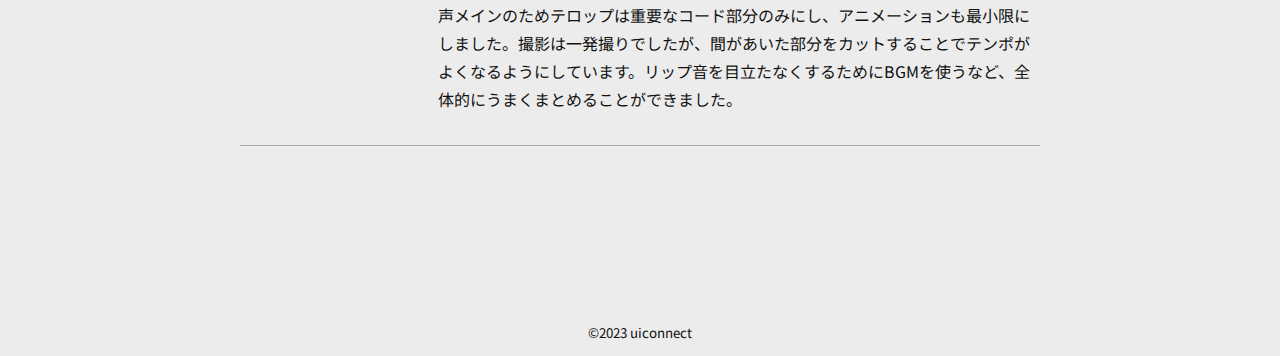
<file: works-detail_8.html>
<!DOCTYPE html>
<html lang="ja">

<head>
  <meta charset="UTF-8">
  <meta name="viewport" content="width=device-width,initial-scale=1.0">
  <meta name="format-detection" content="telephone=no">
  <!-- meta情報 -->
  <title>uiconnect emmet紹介映像詳細</title>
  <meta name="description" content="emmet紹介映像の作品詳細">
  <!-- インデックスしない -->
  <meta name="robots" content="noindex">
  <!-- ogp -->
  <meta property="og:title" content="">
  <meta property="og:type" content="">
  <meta property="og:url" content="">
  <meta property="og:image" content="">
  <meta property="og:site_name" content="">
  <meta property="og:description" content="">
  <!-- ファビコン -->
  <link rel="icon" href="./images/common/favicon.svg" type="svg+xml">
  <!-- css -->
  <link rel="stylesheet" href="./css/styles.css">
  <!-- JavaScript -->
  <script src="https://code.jquery.com/jquery-3.6.0.js"></script>
  <script defer src="./js/script.js"></script>
  <!-- グーグルフォント -->
  <link rel="preconnect" href="https://fonts.googleapis.com">
  <link rel="preconnect" href="https://fonts.gstatic.com" crossorigin>
  <link href="https://fonts.googleapis.com/css2?family=Noto+Sans+JP:wght@400;500;700&display=swap" rel="stylesheet">
</head>

<body>
  <header class="header">
    <div class="header__inner inner">
      <div class="header__logo logo">
        <a href="./index.html" class="logo__link">
          <img src="./images/common/uiconnect-logo.svg" alt="UIconnect">
        </a>
      </div>

      <!-- ハンバーガーアイコン -->
      <button class="header__drawer hamburger js-hamburger only-mobile">
        <span></span>
        <span></span>
        <span></span>
      </button>

      <!-- スマホメニュー -->
      <nav class="header__sp-nav sp-nav js-drawer-menu only-mobile">
        <ul class="sp-nav__items">
          <li class="sp-nav__item"><a href="./index.html">home</a></li>
        </ul>
      </nav>

      <!-- PCメニュー -->
      <nav class="header__pc-nav pc-nav only-desktop">
        <ul class="pc-nav__items">
          <li class="pc-nav__item"><a href="./index.html">home</a></li>
        </ul>
      </nav>
    </div>
  </header>

  <main>
    <article class="works-detail">
      <div class="works-detail__inner inner">
        <h1 class="works-detail__header section-header">
          作品詳細
        </h1>
        <div class="works-detail__image">
          <iframe width="100%" height="100%" src="https://www.youtube.com/embed/kxhvvkemgfE?loop=1&playlist=kxhvvkemgfE" title="YouTube video player" frameborder="0" allow="accelerometer; autoplay; clipboard-write; encrypted-media; gyroscope; picture-in-picture; web-share" allowfullscreen></iframe>
          <!-- <img src="./images/mockup/emmet.jpg" alt="emmet紹介映像"> -->
        </div>
        <dl class="works-detail__items">
          <div class="works-detail__item">
            <dt class="works-detail__dt">タイトル</dt>
            <dd class="works-detail__dd">
              emmet紹介映像
            </dd>
          </div>
          <div class="works-detail__item">
            <dt class="works-detail__dt">URL</dt>
            <dd class="works-detail__dd works-detail__dd--url">
              <a href="https://youtu.be/kxhvvkemgfE" target="_blank">https://youtu.be/kxhvvkemgfE</a>
            </dd>
          </div>
          <div class="works-detail__item">
            <dt class="works-detail__dt">BASIC認証</dt>
            <dd class="works-detail__dd"></dd>
          </div>
          <div class="works-detail__item">
            <dt class="works-detail__dt">GitHub</dt>
            <dd class="works-detail__dd">
              <a href="#" target="_blank"></a>
            </dd>
          </div>
          <div class="works-detail__item">
            <dt class="works-detail__dt">制作時間</dt>
            <dd class="works-detail__dd">8時間</dd>
          </div>
          <div class="works-detail__item">
            <dt class="works-detail__dt">レスポンシブ対応</dt>
            <dd class="works-detail__dd"></dd>
          </div>
          <div class="works-detail__item">
            <dt class="works-detail__dt">担当</dt>
            <dd class="works-detail__dd">
              <ul>
                <li class="label-item">構成</li>
                <li class="label-item">撮影</li>
                <li class="label-item">編集</li>
                <li class="label-item">デザイン</li>
              </ul>
            </dd>
          </div>
          <div class="works-detail__item">
            <dt class="works-detail__dt">使用ツール</dt>
            <dd class="works-detail__dd">
              <ul>
                <li class="label-item">Blender</li>
              </ul>
            </dd>
          </div>
          <div class="works-detail__item works-detail__item--description">
            <dt class="works-detail__dt">概要</dt>
            <dd class="works-detail__dd">
              VScodeで使用するemmetについての解説動画を制作しました。まず構成に合わせた台本をきっちりと作り、それを元に自分で説明しながら画面録画しています。音声メインのためテロップは重要なコード部分のみにし、アニメーションも最小限にしました。撮影は一発撮りでしたが、間があいた部分をカットすることでテンポがよくなるようにしています。リップ音を目立たなくするためにBGMを使うなど、全体的にうまくまとめることができました。
            </dd>
          </div>
        </dl>
      </div>
      <!-- works-detail__inner -->
    </article>
    <!-- works-detail -->
  </main>
  <!-- 戻るボタン -->
  <a class="to-top" href="#">
    <div class="to-top__arrow"></div>
  </a>

  <!-- フッター -->
  <footer class="footer">
    <div class="footer__inner inner">
      <p><small>&copy;2023 uiconnect</small></p>
    </div>
  </footer>
</body>

</html>
</file>
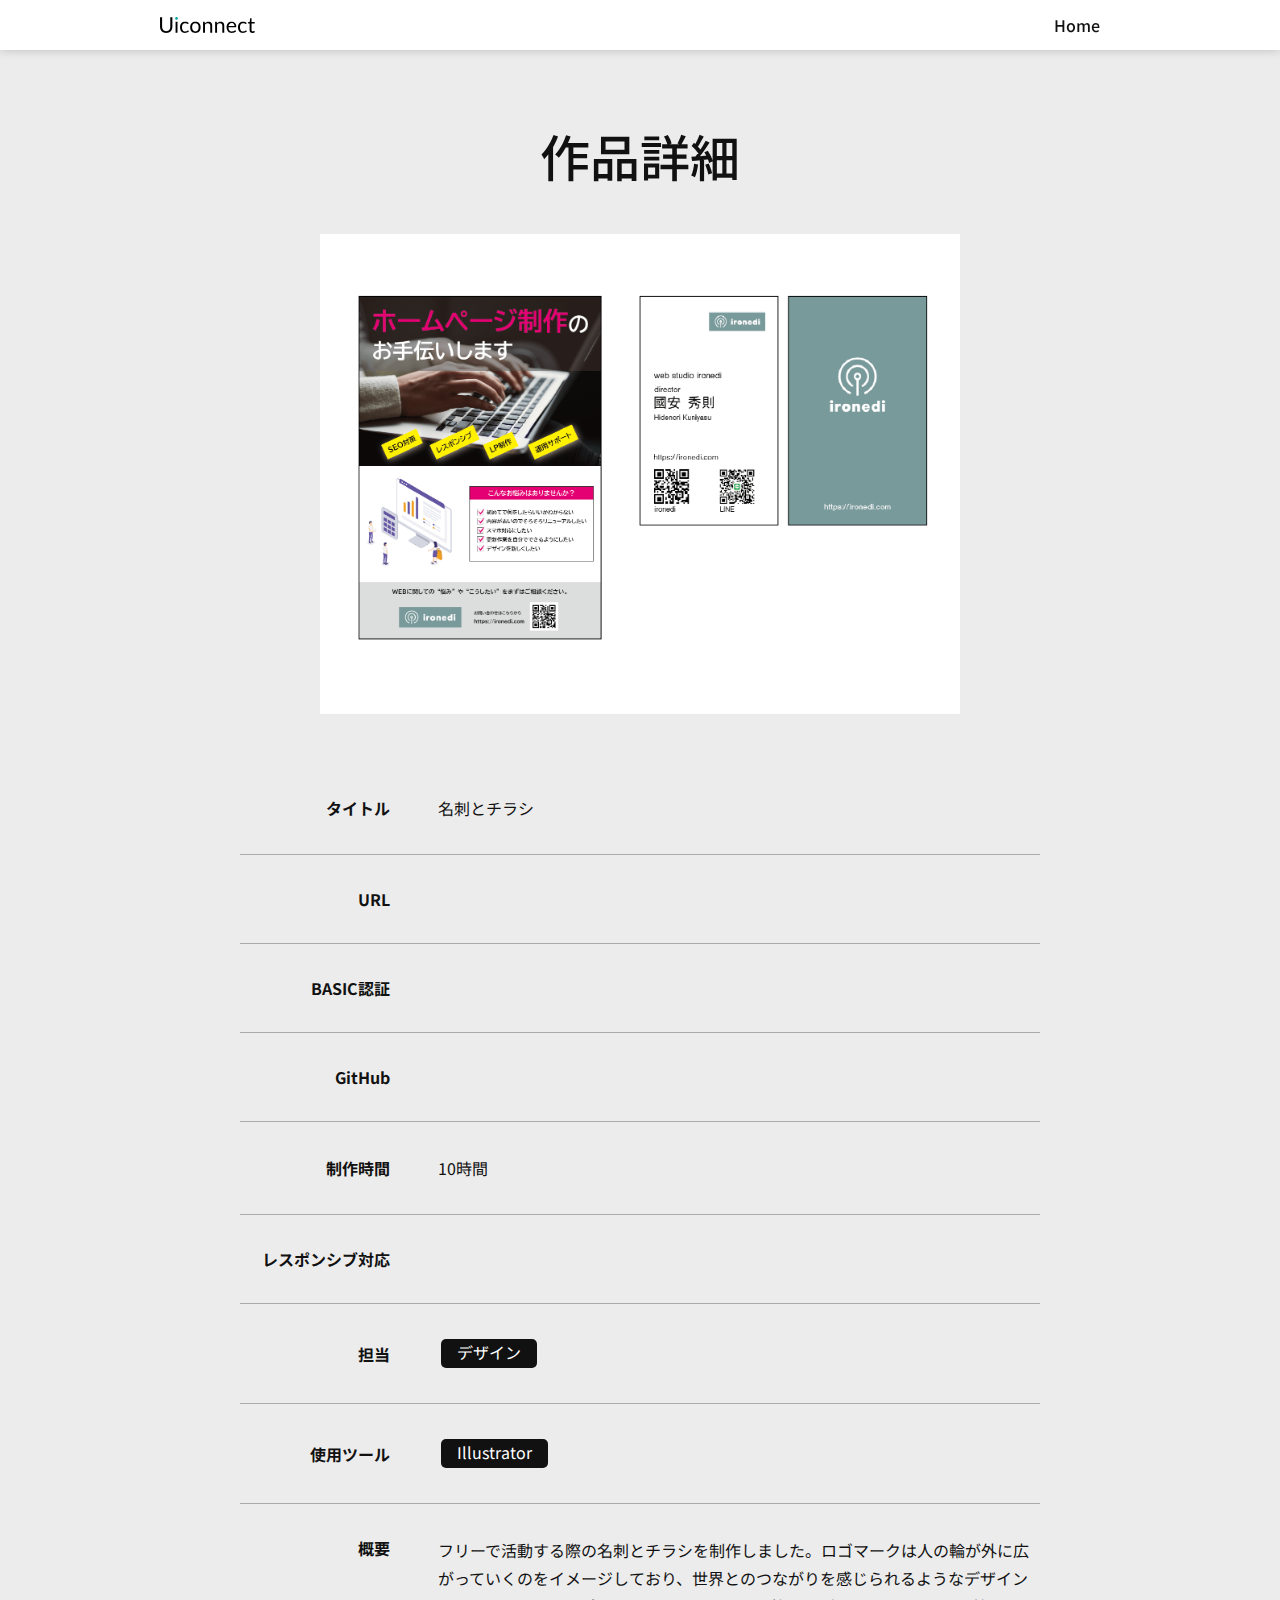
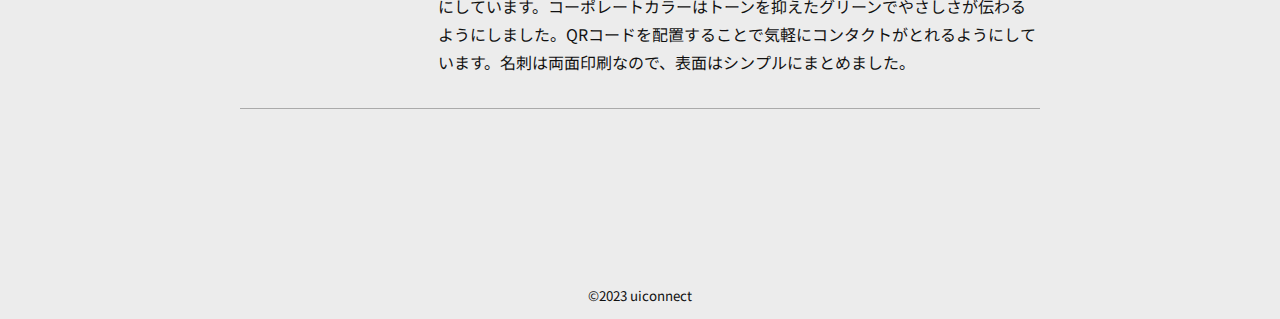
<file: works-detail_9.html>
<!DOCTYPE html>
<html lang="ja">

<head>
  <meta charset="UTF-8">
  <meta name="viewport" content="width=device-width,initial-scale=1.0">
  <meta name="format-detection" content="telephone=no">
  <!-- meta情報 -->
  <title>uiconnect 名刺とチラシ詳細</title>
  <meta name="description" content="名刺とチラシの作品詳細">
  <!-- インデックスしない -->
  <meta name="robots" content="noindex">
  <!-- ogp -->
  <meta property="og:title" content="">
  <meta property="og:type" content="">
  <meta property="og:url" content="">
  <meta property="og:image" content="">
  <meta property="og:site_name" content="">
  <meta property="og:description" content="">
  <!-- ファビコン -->
  <link rel="icon" href="./images/common/favicon.svg" type="svg+xml">
  <!-- css -->
  <link rel="stylesheet" href="./css/styles.css">
  <!-- JavaScript -->
  <script src="https://code.jquery.com/jquery-3.6.0.js"></script>
  <script defer src="./js/script.js"></script>
  <!-- グーグルフォント -->
  <link rel="preconnect" href="https://fonts.googleapis.com">
  <link rel="preconnect" href="https://fonts.gstatic.com" crossorigin>
  <link href="https://fonts.googleapis.com/css2?family=Noto+Sans+JP:wght@400;500;700&display=swap" rel="stylesheet">
</head>

<body>
  <header class="header">
    <div class="header__inner inner">
      <div class="header__logo logo">
        <a href="./index.html" class="logo__link">
          <img src="./images/common/uiconnect-logo.svg" alt="UIconnect">
        </a>
      </div>

      <!-- ハンバーガーアイコン -->
      <button class="header__drawer hamburger js-hamburger only-mobile">
        <span></span>
        <span></span>
        <span></span>
      </button>

      <!-- スマホメニュー -->
      <nav class="header__sp-nav sp-nav js-drawer-menu only-mobile">
        <ul class="sp-nav__items">
          <li class="sp-nav__item"><a href="./index.html">home</a></li>
        </ul>
      </nav>

      <!-- PCメニュー -->
      <nav class="header__pc-nav pc-nav only-desktop">
        <ul class="pc-nav__items">
          <li class="pc-nav__item"><a href="./index.html">home</a></li>
        </ul>
      </nav>
    </div>
  </header>

  <main>
    <article class="works-detail">
      <div class="works-detail__inner inner">
        <h1 class="works-detail__header section-header">
          作品詳細
        </h1>
        <div class="works-detail__image">
          <img src="./images/thumbnail/graphic.png" alt="名刺とチラシ">
        </div>
        <dl class="works-detail__items">
          <div class="works-detail__item">
            <dt class="works-detail__dt">タイトル</dt>
            <dd class="works-detail__dd">
              名刺とチラシ
            </dd>
          </div>
          <div class="works-detail__item">
            <dt class="works-detail__dt">URL</dt>
            <dd class="works-detail__dd works-detail__dd--url">
              <a href="#" target="_blank"></a>
            </dd>
          </div>
          <div class="works-detail__item">
            <dt class="works-detail__dt">BASIC認証</dt>
            <dd class="works-detail__dd"></dd>
          </div>
          <div class="works-detail__item">
            <dt class="works-detail__dt">GitHub</dt>
            <dd class="works-detail__dd">
              <a href="#" target="_blank"></a>
            </dd>
          </div>
          <div class="works-detail__item">
            <dt class="works-detail__dt">制作時間</dt>
            <dd class="works-detail__dd">10時間</dd>
          </div>
          <div class="works-detail__item">
            <dt class="works-detail__dt">レスポンシブ対応</dt>
            <dd class="works-detail__dd"></dd>
          </div>
          <div class="works-detail__item">
            <dt class="works-detail__dt">担当</dt>
            <dd class="works-detail__dd">
              <ul>
                <li class="label-item">デザイン</li>
              </ul>
            </dd>
          </div>
          <div class="works-detail__item">
            <dt class="works-detail__dt">使用ツール</dt>
            <dd class="works-detail__dd">
              <ul>
                <li class="label-item">Illustrator</li>
              </ul>
            </dd>
          </div>
          <div class="works-detail__item works-detail__item--description">
            <dt class="works-detail__dt">概要</dt>
            <dd class="works-detail__dd">
              フリーで活動する際の名刺とチラシを制作しました。ロゴマークは人の輪が外に広がっていくのをイメージしており、世界とのつながりを感じられるようなデザインにしています。コーポレートカラーはトーンを抑えたグリーンでやさしさが伝わるようにしました。QRコードを配置することで気軽にコンタクトがとれるようにしています。名刺は両面印刷なので、表面はシンプルにまとめました。
            </dd>
          </div>
        </dl>
      </div>
      <!-- works-detail__inner -->
    </article>
    <!-- works-detail -->
  </main>
  <!-- 戻るボタン -->
  <a class="to-top" href="#">
    <div class="to-top__arrow"></div>
  </a>

  <!-- フッター -->
  <footer class="footer">
    <div class="footer__inner inner">
      <p><small>&copy;2023 uiconnect</small></p>
    </div>
  </footer>
</body>

</html>
</file>
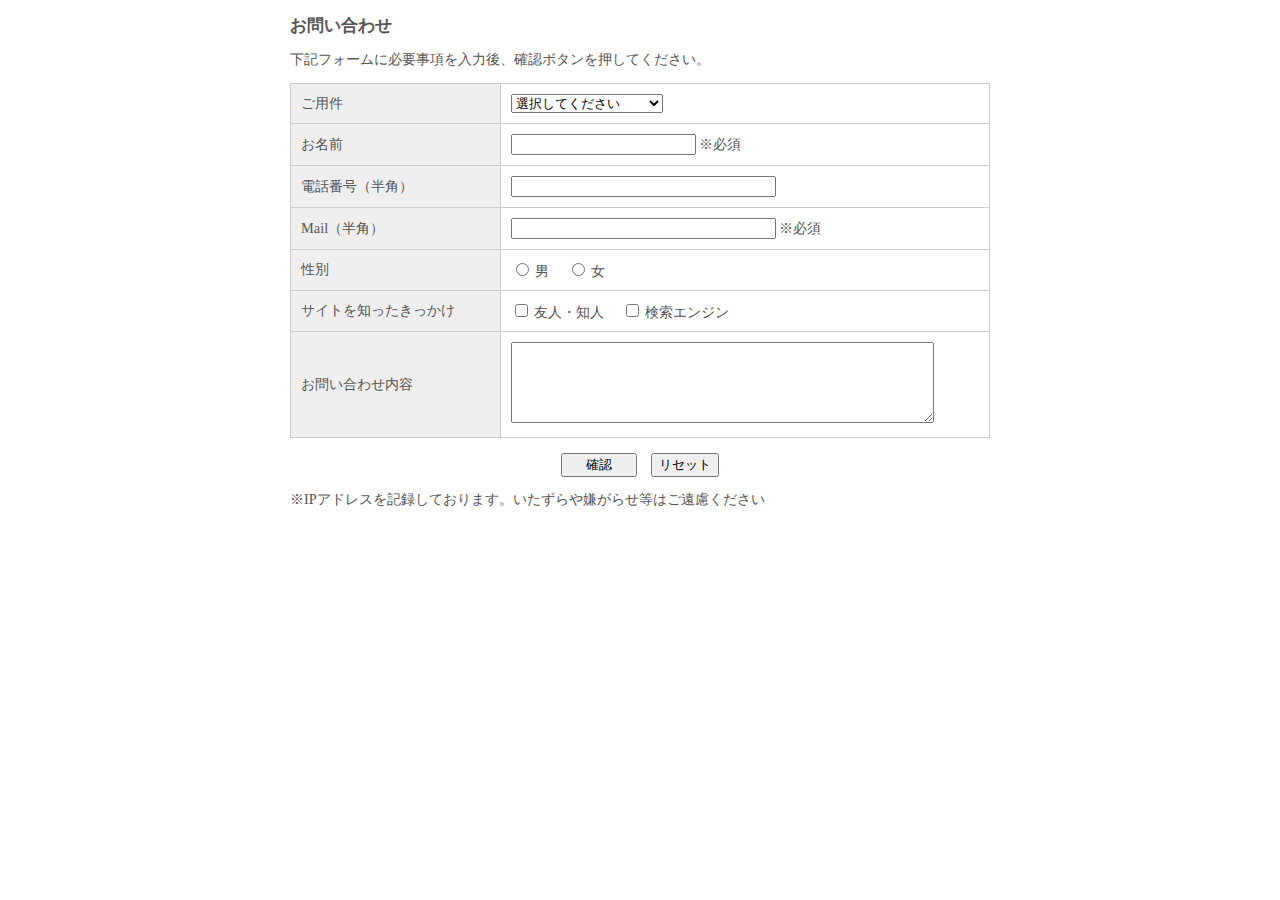
<file: buckup/_contact.html>
<!DOCTYPE HTML>
<html lang="ja">
<head>
<meta charset="utf-8">
<meta name="viewport" content="width=device-width, initial-scale=1, maximum-scale=1, user-scalable=no" />
<meta name="format-detection" content="telephone=no">
<title>サンプル</title>
<meta name="Description" content="" />
<meta name="Keywords" content="" />
<meta http-equiv="Content-Style-Type" content="text/css" />
<style type="text/css">
#formWrap {
	width:700px;
	margin:0 auto;
	color:#555;
	line-height:120%;
	font-size:90%;
}
table.formTable{
	width:100%;
	margin:0 auto;
	border-collapse:collapse;
}
table.formTable td,table.formTable th{
	border:1px solid #ccc;
	padding:10px;
}
table.formTable th{
	width:30%;
	font-weight:normal;
	background:#efefef;
	text-align:left;
}
/*　簡易版レスポンシブ用CSS（必要最低限のみとしています。ブレークポイントも含め自由に設定下さい）　*/
@media screen and (max-width:572px) {
#formWrap {
	width:95%;
	margin:0 auto;
}
table.formTable th, table.formTable td {
	width:auto;
	display:block;
}
table.formTable th {
	margin-top:5px;
	border-bottom:0;
}
form input[type="text"], form textarea {
	width:80%;
	padding:5px;
	font-size:110%;
	display:block;
}
form input[type="submit"], form input[type="reset"], form input[type="button"] {
	display:block;
	width:100%;
	height:40px;
}
}
</style>
</head>
<body>
<div id="formWrap">
  <h3>お問い合わせ</h3>
  <p>下記フォームに必要事項を入力後、確認ボタンを押してください。</p>
  <form method="post" action="mail.php">
    <table class="formTable">
      <tr>
        <th>ご用件</th>
        <td><select name="ご用件">
            <option value="">選択してください</option>
            <option value="ご質問・お問い合わせ">ご質問・お問い合わせ</option>
            <option value="リンクについて">リンクについて</option>
          </select></td>
      </tr>
      <tr>
        <th>お名前</th>
        <td><input size="20" type="text" name="お名前" /> ※必須</td>
      </tr>
      <tr>
        <th>電話番号（半角）</th>
        <td><input size="30" type="text" name="電話番号" /></td>
      </tr>
      <tr>
        <th>Mail（半角）</th>
        <td><input size="30" type="text" name="Email" /> ※必須</td>
      </tr>
      <tr>
        <th>性別</th>
        <td><input type="radio" name="性別" value="男" /> 男　
          <input type="radio" name="性別" value="女" /> 女 </td>
      </tr>
      <tr>
        <th>サイトを知ったきっかけ</th>
        <td><input name="サイトを知ったきっかけ[]" type="checkbox" value="友人・知人" /> 友人・知人　
          <input name="サイトを知ったきっかけ[]" type="checkbox" value="検索エンジン" /> 検索エンジン</td>
      </tr>
      <tr>
        <th>お問い合わせ内容<br /></th>
        <td><textarea name="お問い合わせ内容" cols="50" rows="5"></textarea></td>
      </tr>
    </table>
    <p align="center">
      <input type="submit" value="　 確認 　" />　<input type="reset" value="リセット" />
    </p>
  </form>
  <p>※IPアドレスを記録しております。いたずらや嫌がらせ等はご遠慮ください</p>
</div>
</body>
</html>
</file>
<file: css/styles.css>
@charset "UTF-8";
body {
  font-family: "Noto Sans JP", sans-serif;
}

body {
  color: #111;
  background-color: #ececec;
}

.only-desktop {
  display: none;
}
@media screen and (min-width: 768px) {
  .only-desktop {
    display: block;
  }
}

@media screen and (min-width: 768px) {
  .only-mobile {
    display: none;
  }
}

/* リキッドレイアウト対応 */
html {
  font-size: 16px;
}
@media (max-width: 375px) {
  html {
    font-size: 4.2666666667vw;
  }
}
@media screen and (min-width: 768px) {
  html {
    font-size: 1.6666666667vw;
  }
}
@media (min-width: 960px) {
  html {
    font-size: 16px;
  }
}

/* pcの電話番号発信対応 */
@media screen and (min-width: 768px) {
  a[href^="tel:"] {
    pointer-events: none;
  }
}

/* ホバー */
a {
  text-decoration: none;
  color: inherit;
  -webkit-transition: opacity 0.3s;
  transition: opacity 0.3s;
}
@media screen and (min-width: 768px) {
  a:hover {
    opacity: 0.8;
  }
}

*,
*::before,
*::after {
  -webkit-box-sizing: border-box;
          box-sizing: border-box;
}

/* Remove default padding */
ul,
ol {
  padding: 0;
}

/* Remove default margin */
body,
h1,
h2,
h3,
h4,
p,
ul,
ol,
figure,
blockquote,
dl,
dd {
  margin: 0;
}

/* Set core root defaults */
html {
  scroll-behavior: smooth;
}

/* Set core body defaults */
body {
  min-height: 100vh;
  text-rendering: optimizeSpeed;
  line-height: 1.5;
}

/* Remove list styles on ul, ol elements with a class attribute */
ul,
ol {
  list-style: none;
}

/* A elements that don't have a class get default styles */
a:not([class]) {
  text-decoration-skip-ink: auto;
}

/* Make images easier to work with */
img {
  max-width: 100%;
  display: block;
  width: 100%;
}

/* Natural flow and rhythm in articles by default */
article > * + * {
  margin-top: 1em;
}

/* Inherit fonts for inputs and buttons */
input,
button,
textarea,
select {
  font: inherit;
}

/* Blur images when they have no alt attribute */
img:not([alt]) {
  filter: url('data:image/svg+xml;charset=utf-8,<svg xmlns="http://www.w3.org/2000/svg"><filter id="filter"><feGaussianBlur stdDeviation="10" /></filter></svg>#filter');
  -webkit-filter: blur(10px);
          filter: blur(10px);
}

/* フォームリセット */
input,
button,
select,
textarea {
  -webkit-appearance: none;
  -moz-appearance: none;
  appearance: none;
  background: transparent;
  border: none;
  border-radius: 0;
  font: inherit;
  outline: none;
}

textarea {
  resize: vertical;
}

input[type=submit],
input[type=button],
label,
button,
select {
  cursor: pointer;
}

/*=================================
about
=================================*/
.about {
  margin-top: 160px;
  margin-top: 10rem;
}

.about__inner {
  max-width: 640px;
  max-width: 40rem;
}
.about__items {
  width: 100%;
  display: -webkit-box;
  display: -ms-flexbox;
  display: flex;
  -webkit-box-orient: vertical;
  -webkit-box-direction: normal;
      -ms-flex-direction: column;
          flex-direction: column;
}
@media screen and (min-width: 768px) {
  .about__items {
    -webkit-box-orient: initial;
    -webkit-box-direction: initial;
        -ms-flex-direction: initial;
            flex-direction: initial;
    margin-top: 3rem;
  }
}

.about__body {
  -webkit-box-ordinal-group: 3;
      -ms-flex-order: 2;
          order: 2;
}
@media screen and (min-width: 768px) {
  .about__body {
    -webkit-box-ordinal-group: 2;
        -ms-flex-order: 1;
            order: 1;
    max-width: 31.25rem;
  }
}

.about__content {
  margin-top: 48px;
  margin-top: 3rem;
}
@media screen and (min-width: 768px) {
  .about__content {
    margin-top: 0;
  }
}

.about__content:nth-child(n+2) {
  margin-top: 48px;
  margin-top: 3rem;
}

.about__content details {
  cursor: pointer;
}

.about__heading {
  font-size: 20px;
  font-size: 1.25rem;
  font-weight: 700;
}

.about__text {
  margin-top: 8px;
  margin-top: 0.5rem;
  line-height: 1.75;
}

.about__image {
  -webkit-box-ordinal-group: 2;
      -ms-flex-order: 1;
          order: 1;
}
@media screen and (min-width: 768px) {
  .about__image {
    margin-left: 3.125rem;
    -webkit-box-ordinal-group: 3;
        -ms-flex-order: 2;
            order: 2;
  }
}

.about__image img {
  margin-top: 48px;
  margin-top: 3rem;
}
@media screen and (min-width: 768px) {
  .about__image img {
    margin-top: 0;
    border-radius: 10px;
  }
}

/*=================================
accordion
=================================*/
summary {
  /* display: list-item;以外を指定してデフォルトの三角形アイコンを消します */
  display: block;
}

.summary_inner {
  cursor: pointer;
  display: -webkit-box;
  display: -ms-flexbox;
  display: flex;
  -webkit-box-orient: horizontal;
  -webkit-box-direction: normal;
      -ms-flex-direction: row;
          flex-direction: row;
  -webkit-box-align: center;
      -ms-flex-align: center;
          align-items: center;
  font-weight: bold;
  color: #111;
}

.icon {
  display: block;
  position: relative;
  width: 24px;
  -ms-flex-negative: 0;
      flex-shrink: 0;
  -webkit-transform-origin: center 43%;
          transform-origin: center 43%;
  -webkit-transition: -webkit-transform 0.4s;
  transition: -webkit-transform 0.4s;
  transition: transform 0.4s;
  transition: transform 0.4s, -webkit-transform 0.4s;
  margin-right: 20px;
  margin-right: 1.25rem;
}

/*details[open] .icon {*/
/*  transform: rotate(180deg);*/
/*}*/
/* is-openedクラスが付与されたときのスタイル */
details.is-opened .icon {
  -webkit-transform: rotate(180deg);
          transform: rotate(180deg);
}

/* アイコンのバーのスタイル */
.icon::before,
.icon::after {
  content: "";
  position: absolute;
  display: block;
  width: 15px;
  height: 3px;
  background-color: #111;
}

.icon::before {
  left: 0;
  -webkit-transform: rotate(45deg);
          transform: rotate(45deg);
}

.icon::after {
  right: 0;
  -webkit-transform: rotate(-45deg);
          transform: rotate(-45deg);
}

/* --------アコーディオンの中身のスタイル-------- */
.content {
  overflow: hidden;
  background-color: #ececec;
  /* details直下のタグにpaddingを設定すると挙動がおかしくなるので、ここには指定しない */
}

.content_inner {
  display: -webkit-box;
  display: -ms-flexbox;
  display: flex;
  -webkit-box-orient: vertical;
  -webkit-box-direction: normal;
      -ms-flex-direction: column;
          flex-direction: column;
}

/* --------レイアウト用のスタイル-------- */
.wrapper {
  width: 700px;
  margin: 0 auto;
  display: -webkit-box;
  display: -ms-flexbox;
  display: flex;
  -webkit-box-orient: vertical;
  -webkit-box-direction: normal;
      -ms-flex-direction: column;
          flex-direction: column;
}

.wrapper details {
  margin-bottom: 16px;
}

.wrapper details:last-child {
  margin-bottom: 0;
}

/*=================================
blog
=================================*/
.blog {
  margin-top: 48px;
  margin-top: 3rem;
  width: 300px;
  width: 18.75rem;
}

/*=================================
button
=================================*/
.button {
  font-size: 20px;
  font-size: 1.25rem;
  line-height: 1;
  padding: 14px 28px;
  padding: 0.875rem 1.75rem;
  width: 100%;
  max-width: 400px;
  max-width: 25rem;
  display: inline-block;
  text-align: center;
  color: #111;
  background-color: #fff;
  border: 1px solid #000;
  -webkit-transition: color 0.3s, background-color 0.3s;
  transition: color 0.3s, background-color 0.3s;
}

@media screen and (min-width: 768px) {
  .button:hover {
    color: #fff;
    background-color: #000;
  }
}

/*=================================
card
=================================*/
.card {
  position: relative;
}

.card::after {
  position: absolute;
  bottom: 0;
  left: 0;
  background-color: #000;
  color: #fff;
  padding: 5px 15px;
  padding: 0.3125rem 0.9375rem;
}

.web::after {
  content: "Web";
}

.game::after {
  content: "Game";
}

.app::after {
  content: "App";
}

.movie::after {
  content: "Movie";
}

.graphic::after {
  content: "Graphic";
}

.blog::after {
  content: "Blog";
}

/*=================================
contact
=================================*/
.contact {
  margin-top: 160px;
  margin-top: 10rem;
}

.contact__button {
  margin: 100px auto 0;
  margin: 6.25rem auto 0;
  text-align: center;
}

/*=================================
drawer
=================================*/
.sp-nav {
  position: fixed;
  top: 50px;
  top: 3.125rem;
  left: 0;
  right: 0;
  background-color: #fff;
  width: 100%;
  height: 100vh;
  z-index: 200;
  -webkit-transform: translateX(200%);
          transform: translateX(200%);
  -webkit-transition: ease 1s;
  transition: ease 1s;
}
@media screen and (min-width: 768px) {
  .sp-nav {
    display: none;
  }
}

.sp-nav.is-open {
  -webkit-transform: translateX(0);
          transform: translateX(0);
}

.sp-nav__items {
  padding-top: 100px;
  padding-top: 6.25rem;
  padding-bottom: 200px;
  padding-bottom: 12.5rem;
  height: 100vh;
  overflow: scroll;
}

.sp-nav__item a {
  display: block;
  width: 100%;
  padding-top: 16px;
  padding-top: 1rem;
  padding-bottom: 16px;
  padding-bottom: 1rem;
  text-align: center;
  color: #111;
  font-size: 16px;
  font-size: 1rem;
  text-transform: capitalize;
}

/*=================================
first-view
=================================*/
.first-view {
  position: relative;
}

.first-view__image {
  position: relative;
  width: 100%;
}

.first-view__image img {
  -o-object-fit: cover;
     object-fit: cover;
  height: calc(100vh - 3.125rem);
  width: 100%;
}

.first-view__image::after {
  content: "";
  position: absolute;
  width: 100%;
  height: 100%;
  background: #111;
  top: 0;
  left: 0;
  opacity: 0.4;
}

.first-view__body {
  position: absolute;
  top: 50%;
  left: 50%;
  -webkit-transform: translate(-50%, -50%);
          transform: translate(-50%, -50%);
  text-shadow: 3px 3px 8px rgba(0, 0, 0, .8);
}

.first-view__title {
  font-size: 24px;
  font-size: 1.5rem;
  line-height: 1.5;
  color: #fff;
  white-space: nowrap;
}
@media screen and (min-width: 768px) {
  .first-view__title {
    font-size: 1.75rem;
  }
}

.first-view__sub-title {
  font-size: 14px;
  font-size: 0.875rem;
  line-height: 1.5;
  color: #fff;
  white-space: nowrap;
}
@media screen and (min-width: 768px) {
  .first-view__sub-title {
    font-size: 1rem;
  }
}

/*=================================
footer
=================================*/
.footer {
  height: 50px;
  height: 3.125rem;
  margin-top: 160px;
  margin-top: 10rem;
}

.footer__inner {
  height: inherit;
  display: -webkit-box;
  display: -ms-flexbox;
  display: flex;
  -webkit-box-align: center;
      -ms-flex-align: center;
          align-items: center;
  -webkit-box-pack: center;
      -ms-flex-pack: center;
          justify-content: center;
}

/*=================================
hamburger
=================================*/
.hamburger {
  z-index: 400;
}
@media screen and (min-width: 768px) {
  .hamburger {
    display: none;
  }
}

.hamburger span {
  position: relative;
  display: block;
  height: 2px;
  width: 24px;
  background: #111;
  -webkit-transition: ease 0.3s;
  transition: ease 0.3s;
}

.hamburger span:nth-child(1) {
  top: 0;
}

.hamburger span:nth-child(2) {
  margin: 4px 0;
}

.hamburger span:nth-child(3) {
  top: 0;
}

/*is-OPEN時の動き*/
.hamburger.is-open span:nth-child(1) {
  top: 5px;
  -webkit-transform: rotate(45deg);
          transform: rotate(45deg);
}

.hamburger.is-open span:nth-child(2) {
  -webkit-transform: translateY(-50%);
          transform: translateY(-50%);
  opacity: 0;
}

.hamburger.is-open span:nth-child(3) {
  top: -7px;
  -webkit-transform: rotate(-45deg);
          transform: rotate(-45deg);
}

/*=================================
header
=================================*/
.header {
  position: sticky;
  top: 0;
  left: 0;
  right: 0;
  background-color: #fff;
  height: 50px;
  height: 3.125rem;
  -webkit-box-shadow: 0px 0px 10px 0px rgba(0, 0, 0, .2);
          box-shadow: 0px 0px 10px 0px rgba(0, 0, 0, .2);
  z-index: 300;
}

.header__inner {
  height: inherit;
  display: -webkit-box;
  display: -ms-flexbox;
  display: flex;
  -webkit-box-align: center;
      -ms-flex-align: center;
          align-items: center;
  -webkit-box-pack: justify;
      -ms-flex-pack: justify;
          justify-content: space-between;
  padding: 0 22px;
  padding: 0 1.375rem;
}

.header__logo {
  width: 95px;
  width: 5.9375rem;
}

.pc-nav {
  height: inherit;
  display: none;
}
@media screen and (min-width: 768px) {
  .pc-nav {
    display: block;
  }
}

.pc-nav__items {
  height: inherit;
  display: -webkit-box;
  display: -ms-flexbox;
  display: flex;
  -webkit-box-align: center;
      -ms-flex-align: center;
          align-items: center;
  -webkit-box-pack: justify;
      -ms-flex-pack: justify;
          justify-content: space-between;
}

.pc-nav__item {
  height: inherit;
}

.pc-nav__item a {
  height: inherit;
  display: -webkit-box;
  display: -ms-flexbox;
  display: flex;
  -webkit-box-align: center;
      -ms-flex-align: center;
          align-items: center;
  -webkit-box-pack: center;
      -ms-flex-pack: center;
          justify-content: center;
  color: #111;
  padding: 20px;
  padding: 1.25rem;
  text-transform: capitalize;
  font-weight: 500;
  position: relative;
}

.pc-nav__item a::after {
  content: "";
  position: absolute;
  bottom: 12px;
  bottom: 0.75rem;
  left: 18px;
  left: 1.125rem;
  width: 0;
  height: 1px;
  background-color: transparent;
  -webkit-transition: background-color 0.3s, width 0.5s;
  transition: background-color 0.3s, width 0.5s;
}

.pc-nav__item a:hover::after {
  background-color: #00A99D;
  width: 60%;
}

.pc-nav__item--contact a:hover::after {
  width: 67%;
}

.inner {
  width: 100%;
  padding-right: 20px;
  padding-left: 20px;
  margin-right: auto;
  margin-left: auto;
}
@media screen and (min-width: 768px) {
  .inner {
    max-width: 1010px;
    padding-right: 25px;
    padding-left: 25px;
  }
}

/*=================================
label
=================================*/
.label-item {
  display: inline-block;
  line-height: 1;
  color: #fff;
  background-color: #111;
  padding: 5px 16px 8px;
  padding: 0.3125rem 1rem 0.5rem;
  border-radius: 5px;
  margin: 3px;
}

/*=================================
page-contact
=================================*/
.page-contact__image {
  width: 100%;
}

.page-contact__image img {
  -o-object-fit: cover;
     object-fit: cover;
  height: 200px;
  height: 12.5rem;
}
@media screen and (min-width: 768px) {
  .page-contact__image img {
    height: 18.75rem;
  }
}

.page-contact__inner {
  width: 100%;
  max-width: 640px;
  max-width: 40rem;
  margin: 48px auto 0;
  margin: 3rem auto 0;
}
@media screen and (min-width: 768px) {
  .page-contact__inner {
    max-width: 71.875rem;
    margin-top: 5rem;
  }
}

.form__error {
  letter-spacing: 0.125em;
  line-height: 1;
  color: #FF5757;
  text-align: center;
}

.error-name,
.error-mail,
.error-contents {
  color: #FF5757;
}

/* ===================================================
フォーム部品スタイル
=================================================== */
/*テキストボックス・テキストエリア
------------------------------------*/
input[type=text],
input[type=search],
input[type=email],
input[type=url],
input[type=tel],
input[type=number],
textarea {
  -webkit-appearance: none;
     -moz-appearance: none;
          appearance: none;
  width: 100%;
  padding: 10px 20px;
  padding: 0.625rem 1.25rem;
  border: 1px solid #fff;
  background-color: #fff;
}

input[type=text]:focus,
input[type=search]:focus,
input[type=email]:focus,
input[type=url]:focus,
input[type=tel]:focus,
input[type=number]:focus,
textarea:focus {
  outline: solid 3px red;
}

textarea {
  height: 250px;
  height: 15.625rem;
}

input[type=password] {
  width: 100%;
  padding: 10px 20px 8px 20px;
  border-radius: 4px;
  border: 1px solid #ccc;
  font-size: 16px;
}

/*ラジオボタン・チェックボックス
------------------------------------*/
input[type=radio],
input[type=checkbox] {
  opacity: 0;
  position: absolute;
}

/*クリック範囲*/
input[type=radio] + span,
input[type=checkbox] + span {
  display: inline-block;
  position: relative;
  margin: 0 2em 0 0;
  padding: 0.3em 0.3em 0.3em 2em;
  line-height: 1;
  vertical-align: middle;
  cursor: pointer;
}

/*フォーカス時*/
input[type=radio]:focus + span,
input[type=checkbox]:focus + span {
  outline: solid 5px red;
}

/*ラジオボタンスタイル*/
input[type=radio] + span:before {
  content: "";
  position: absolute;
  top: 0.25em;
  left: 0;
  width: 1.375em;
  height: 1.375em;
  border: 1px solid #999;
  border-radius: 50%;
  line-height: 1;
  background: #fff;
}

/*ラジオボタンチェック印（未選択）*/
input[type=radio] + span:after {
  content: "";
  display: none;
}

/*ラジオボタンチェック印（選択）*/
input[type=radio]:checked + span:after {
  display: block;
  position: absolute;
  top: 0.45em;
  left: 0.2em;
  width: 1em;
  height: 1em;
  margin: 0;
  padding: 0;
  border-radius: 50%;
  background: #3D98B4;
  line-height: 1;
}

/*チェックボックススタイル*/
input[type=checkbox] + span:before {
  position: absolute;
  top: 0.3em;
  left: 0;
  content: "";
  width: 1.25em;
  height: 1.25em;
  border: 1px solid #999;
  background: #fff;
  line-height: 1;
  vertical-align: middle;
}

/*チェックボックス未チェック時*/
input[type=checkbox] + span:after {
  content: "";
  display: none;
}

/*チェックボックスチェック時*/
input[type=checkbox]:checked + span:after {
  display: block;
  position: absolute;
  top: 0.3em;
  left: 0.4em;
  width: 0.5em;
  height: 1em;
  content: "";
  border-bottom: 3px solid #3D98B4;
  border-right: 3px solid #3D98B4;
  -webkit-transform: rotate(45deg);
          transform: rotate(45deg);
}

/*セレクトボックス*/
select {
  -webkit-appearance: none;
     -moz-appearance: none;
          appearance: none;
  display: block;
  width: 100%;
  padding: 10px 30px 8px 10px;
  border-radius: 4px;
  border: 1px solid #ccc;
}

.selectWrap {
  position: relative;
  display: block;
}

.selectWrap::after {
  position: absolute;
  right: 10px;
  top: 0;
  bottom: 0;
  margin: auto;
  content: "";
  display: block;
  width: 8px;
  height: 8px;
  border-right: 2px solid #999;
  border-bottom: 2px solid #999;
  -webkit-transform: rotate(45deg);
          transform: rotate(45deg);
  pointer-events: none;
}

/* ==================================================================
フォームレイアウト
=================================================================== */
/*大枠レイアウト
---------------------------------*/
.form {
  margin-top: 80px;
  margin-top: 5rem;
}

.form fieldset,
.form legend {
  display: contents; /*CSS上は要素として存在しないものとみなす*/
}

.form__item {
  padding: 32px 0;
  padding: 2rem 0;
}

.form__title {
  width: 100%;
  display: inline-block;
}
@media screen and (min-width: 768px) {
  .form__title {
    text-align: right;
    width: 12.5rem;
  }
}

@media screen and (min-width: 768px) {
  .form__item {
    display: -webkit-box;
    display: -ms-flexbox;
    display: flex;
    -webkit-box-pack: center;
        -ms-flex-pack: center;
            justify-content: center;
  }
}

.form__body {
  width: 100%;
  margin-top: 16px;
  margin-top: 1rem;
}
@media screen and (min-width: 768px) {
  .form__body {
    max-width: 46.25rem;
    margin-top: 0;
    padding-right: 12.5rem;
    margin-left: 1.25rem;
  }
}

/*入力フィールド
---------------------------------*/
.inputField {
  width: 100%;
}

/*補足説明文
---------------------------------*/
.inputNote {
  display: block;
  margin-top: 5px;
  margin-top: 0.3125rem;
  color: #999;
  font-size: 0.8em;
}

/*水平ラジオボタン選択肢リスト
---------------------------------*/
.radioList {
  display: -webkit-box;
  display: -ms-flexbox;
  display: flex;
  -webkit-box-align: center;
      -ms-flex-align: center;
          align-items: center;
}

/*横並びレイアウト
---------------------------------*/
.inlineBlock {
  display: -webkit-box;
  display: -ms-flexbox;
  display: flex;
  -webkit-box-align: center;
      -ms-flex-align: center;
          align-items: center;
}

.inlineBlock label {
  padding: 0 0.5em;
}

/*必須・任意ラベル
---------------------------------*/
.label-required,
.label-any {
  display: inline-block;
  margin-left: 0.5em;
  padding: 0.3em 0.5em;
  border-radius: 4px;
  color: #fff;
  font-size: 0.7em;
  font-weight: normal;
  line-height: 1;
}

.label-required {
  background: #c00;
}

.label-any {
  background: #3D98B4;
}

/*同意エリア
---------------------------------*/
.accept-area {
  margin-top: 30px;
  margin-top: 1.875rem;
  padding: 30px;
  padding: 1.875rem;
  border: 1px solid #ccc;
}

.accept-area__text {
  color: #fff;
}

.accept-area__text a {
  text-decoration: underline;
}

.accept-area__check {
  display: block;
  text-align: center;
  margin-top: 10px;
  margin-top: 0.625rem;
}

/*送信ボタンエリア
---------------------------------*/
.page-contact__submit {
  margin-top: 48px;
  margin-top: 3rem;
  text-align: center;
}
@media screen and (min-width: 768px) {
  .page-contact__submit {
    max-width: 22.5rem;
    margin: 3rem auto 7.5rem;
  }
}

.submit-button {
  -webkit-appearance: none;
     -moz-appearance: none;
          appearance: none;
  width: 100%;
  margin: 0;
  padding: 13px;
  padding: 0.8125rem;
  border: 1px solid #000;
  background: #fff;
  cursor: pointer;
  -webkit-transition: background 0.3s;
  transition: background 0.3s;
}

.submit-button:focus {
  outline: solid 3px red;
}

@media screen and (min-width: 768px) {
  .submit-button:hover {
    background: #111;
    color: #fff;
  }
}
/*=================================
page-thanks
=================================*/
.page-thanks {
  margin-top: 80px;
  margin-top: 5rem;
  text-align: center;
}

.contact__header {
  font-size: 28px;
  font-size: 1.75rem;
}
.page-thanks__text {
  margin-top: 48px;
  margin-top: 3rem;
  font-size: 18px;
  font-size: 1.125rem;
  line-height: 2;
}
@media screen and (min-width: 768px) {
  .page-thanks__text {
    font-size: 1.25rem;
  }
}

.page-thanks__button {
  margin: 150px auto 150px;
  margin: 9.375rem auto 9.375rem;
  max-width: 360px;
  max-width: 22.5rem;
}

/*=================================
section-header
=================================*/
.section-header {
  text-align: center;
  font-size: 50px;
  font-size: 3.125rem;
  line-height: 1;
  text-transform: capitalize;
  font-weight: 500;
}

/*=================================
to-top
=================================*/
.to-top {
  height: 50px;
  width: 50px;
  position: fixed;
  right: 30px;
  bottom: 30px;
  background: #fff;
  border: solid 2px #000;
  border-radius: 50%;
  display: -webkit-box;
  display: -ms-flexbox;
  display: flex;
  -webkit-box-pack: center;
      -ms-flex-pack: center;
          justify-content: center;
  -webkit-box-align: center;
      -ms-flex-align: center;
          align-items: center;
  z-index: 2;
  -webkit-transition: background-color 0.3s;
  transition: background-color 0.3s;
}

@media screen and (min-width: 768px) {
  .to-top:hover {
    background-color: #00A99D;
  }
}

.to-top__arrow {
  height: 10px;
  width: 10px;
  border-top: 3px solid #000;
  border-right: 3px solid #000;
  -webkit-transform: translateY(20%) rotate(-45deg);
          transform: translateY(20%) rotate(-45deg);
}

/*=================================
works-detail
=================================*/
.works-detail {
  margin-top: 80px;
  margin-top: 5rem;
}

.works-detail__inner {
  max-width: 640px;
  max-width: 40rem;
  width: 100%;
  margin: auto;
}
@media screen and (min-width: 768px) {
  .works-detail__inner {
    max-width: 53.125rem;
  }
}

.works-detail__image {
  position: relative;
  margin-top: 54px;
  margin-top: 3.375rem;
  max-width: 640px;
  max-width: 40rem;
  width: 100%;
  margin-left: auto;
  margin-right: auto;
}

.works-detail__image img {
  aspect-ratio: 1600/1200;
  width: 100%;
  -o-object-fit: cover;
     object-fit: cover;
}

.works-detail__image iframe {
  aspect-ratio: 1600/1200;
  width: 100%;
  -o-object-fit: cover;
     object-fit: cover;
}

.works-detail__items {
  margin: 48px auto 0;
  margin: 3rem auto 0;
}

.works-detail__item {
  border-bottom: 1px solid #aaa;
  padding: 24px 0;
  padding: 1.5rem 0;
}
@media screen and (min-width: 768px) {
  .works-detail__item {
    padding: 2rem 0;
    display: -webkit-box;
    display: -ms-flexbox;
    display: flex;
    -webkit-box-align: center;
        -ms-flex-align: center;
            align-items: center;
  }
}

.works-detail__item--description {
  -webkit-box-align: start;
      -ms-flex-align: start;
          align-items: start;
}

.works-detail__dt {
  min-width: 150px;
  min-width: 9.375rem;
  font-weight: 700;
}
@media screen and (min-width: 768px) {
  .works-detail__dt {
    text-align: right;
    margin-right: 3rem;
  }
}

.works-detail__dd {
  margin-top: 8px;
  margin-top: 0.5rem;
  line-height: 1.75;
}
@media screen and (min-width: 768px) {
  .works-detail__dd {
    margin: 0;
  }
}

.works-detail__dd--url {
  color: #188dc8;
}

@media screen and (min-width: 768px) {
  .works-detail__dt--description {
    -webkit-box-align: start;
        -ms-flex-align: start;
            align-items: start;
  }
}

/*=================================
works
=================================*/
.works {
  margin-top: 160px;
  margin-top: 10rem;
}

.works__inner {
  max-width: 640px;
  max-width: 40rem;
}
@media screen and (min-width: 768px) {
  .works__inner {
    max-width: 53.125rem;
  }
}

.works__items {
  margin-top: 48px;
  margin-top: 3rem;
  display: grid;
  grid-template-columns: repeat(1, 1fr);
  gap: 30px 15px;
  gap: 1.875rem 0.9375rem;
}
@media screen and (min-width: 768px) {
  .works__items {
    grid-template-columns: repeat(3, 1fr);
    gap: 0.9375rem 0.9375rem;
  }
}

.works__link {
  background-color: #fff;
  display: block;
}

.works__image {
  position: relative;
  overflow: hidden;
}

.works__image img {
  aspect-ratio: 310/200;
  width: 100%;
  -o-object-fit: cover;
     object-fit: cover;
  -webkit-transition: -webkit-transform 0.5s;
  transition: -webkit-transform 0.5s;
  transition: transform 0.5s;
  transition: transform 0.5s, -webkit-transform 0.5s;
}

@media screen and (min-width: 768px) {
  .works__link:hover .works__image img {
    -webkit-transform: scale(1.1);
            transform: scale(1.1);
  }
}
/*# sourceMappingURL=styles.css.map */
</file>
